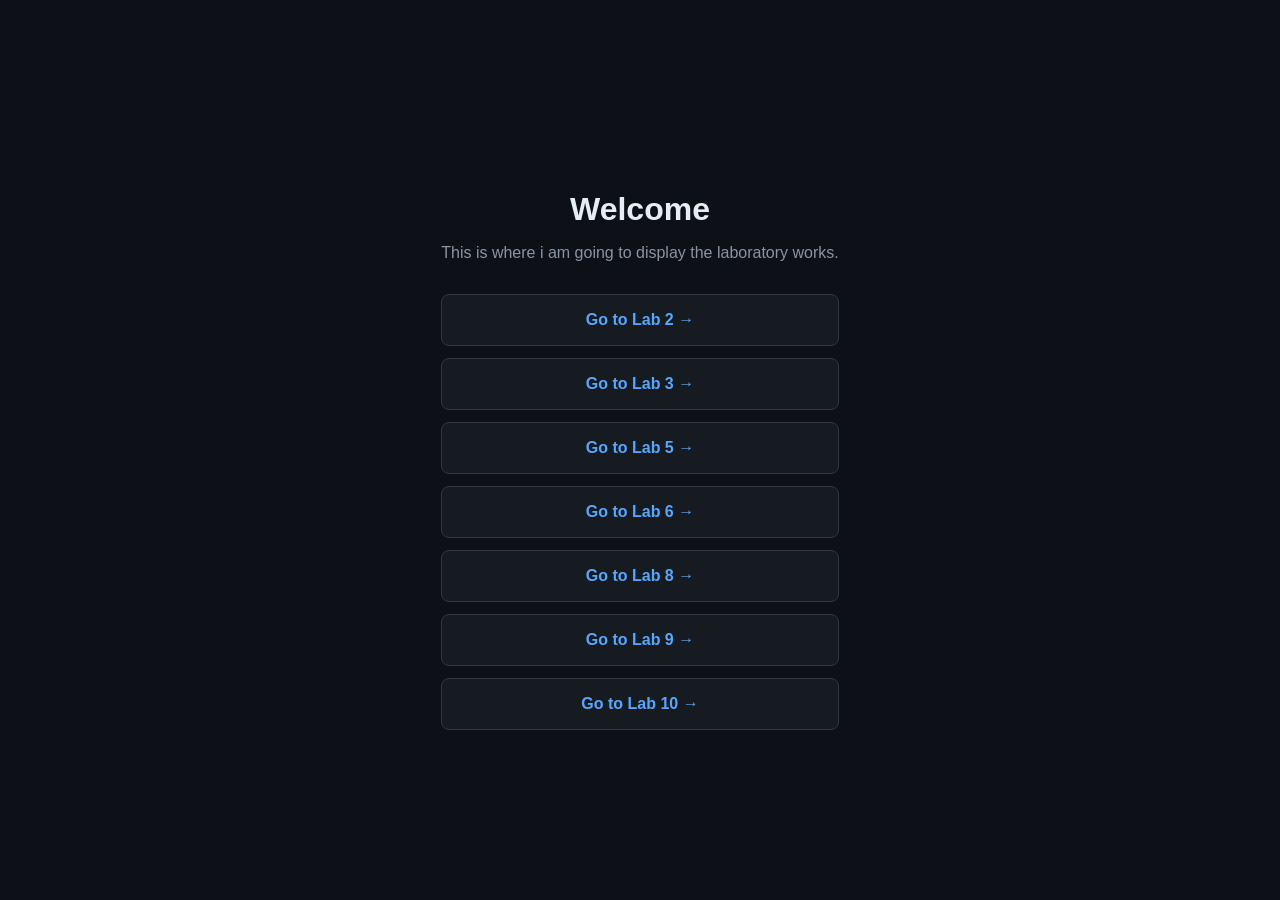
<file: index.html>
<!DOCTYPE html>
<html lang="en">
<head>
<meta charset="UTF-8">
<meta name="viewport" content="width=device-width, initial-scale=1.0">
<title>Foundation of internet technology</title>
<link rel="stylesheet" href="style.css">
</head>
<body>
  <div class="container">
    <h1>Welcome</h1>
    <p>This is where i am going to display the laboratory works.</p>
    <div class="links">
      <a class="card" href="lab2/lab2.html">Go to Lab 2 →</a>
      <a class="card" href="lab3/lab3.html">Go to Lab 3 →</a>
      <a class="card" href="lab5/lab5.html">Go to Lab 5 →</a>
      <a class="card" href="lab6/lab6.html">Go to Lab 6 →</a>
      <a class="card" href="lab8/lab8.html">Go to Lab 8 →</a>
      <a class="card" href="lab9/lab9.html">Go to Lab 9 →</a>
      <a class="card" href="lab10/index.html">Go to Lab 10 →</a>

    </div>
  </div>
</body>
</html>
</file>
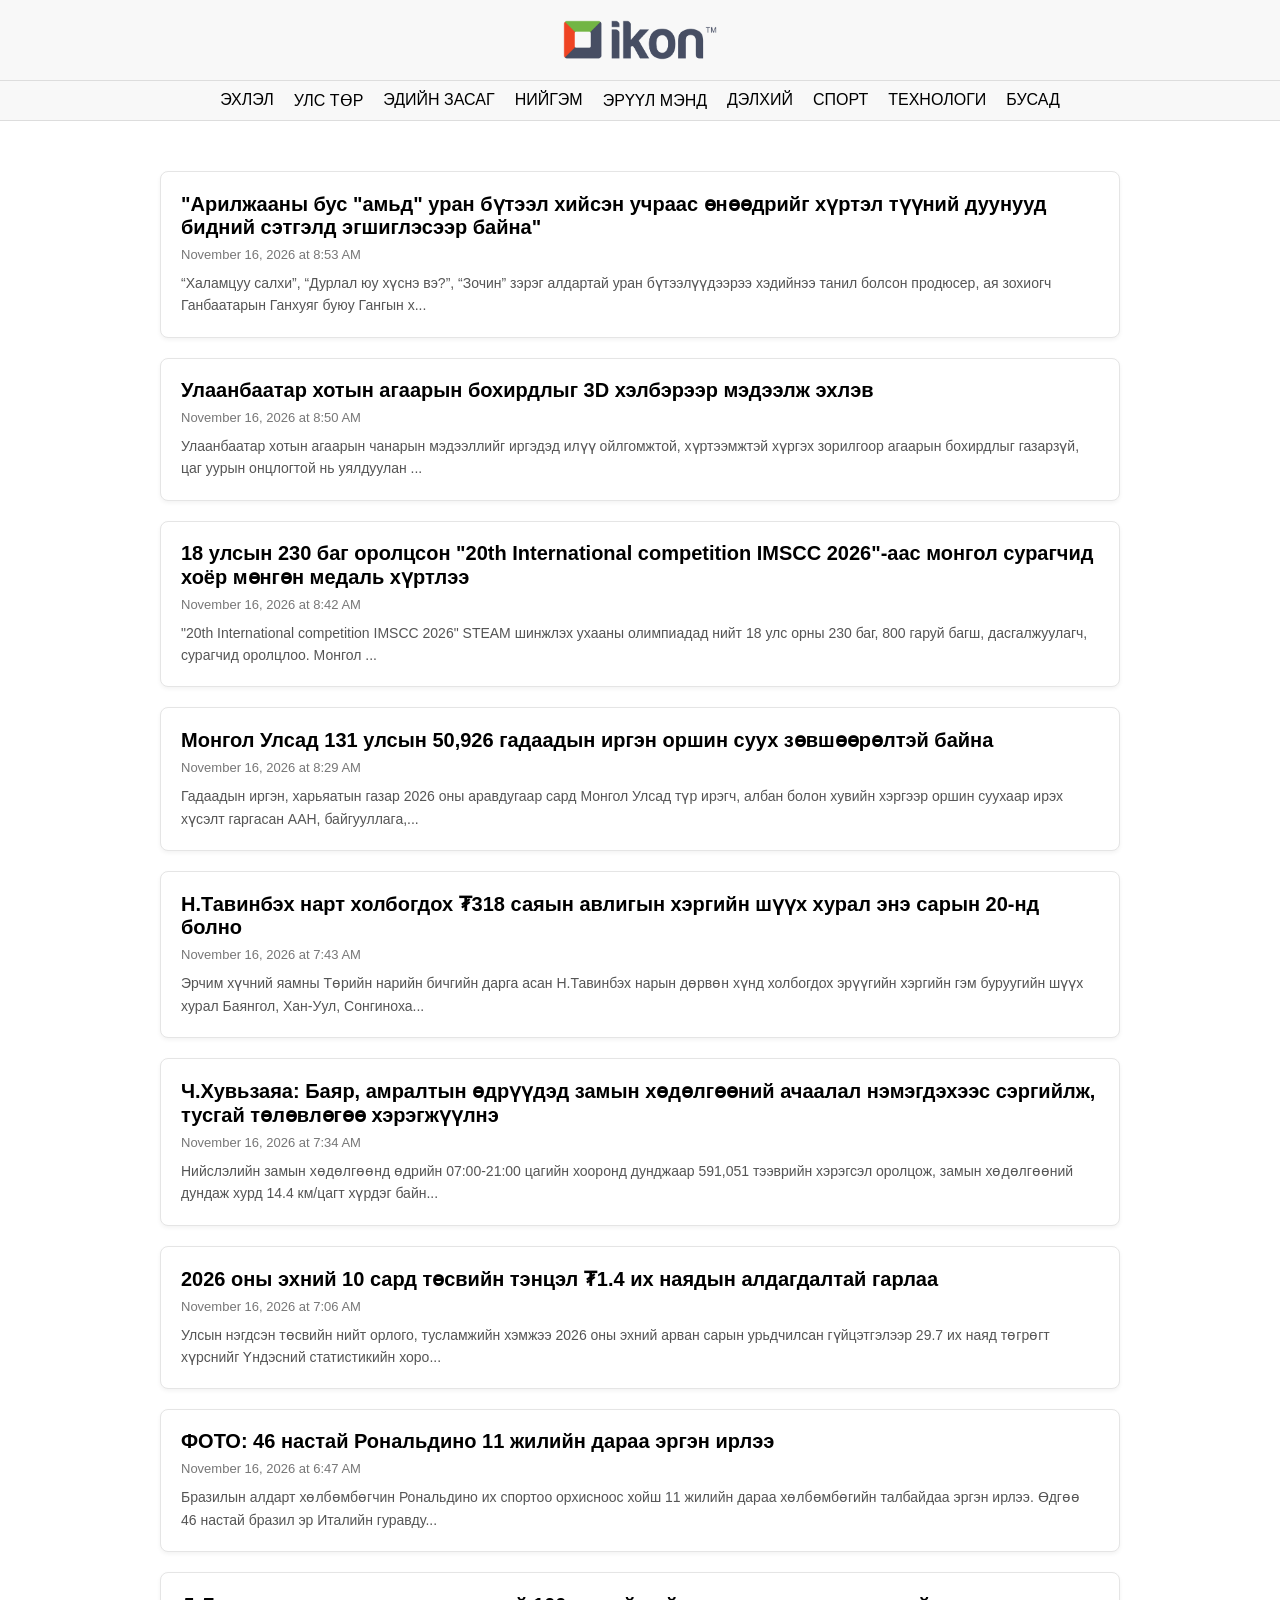
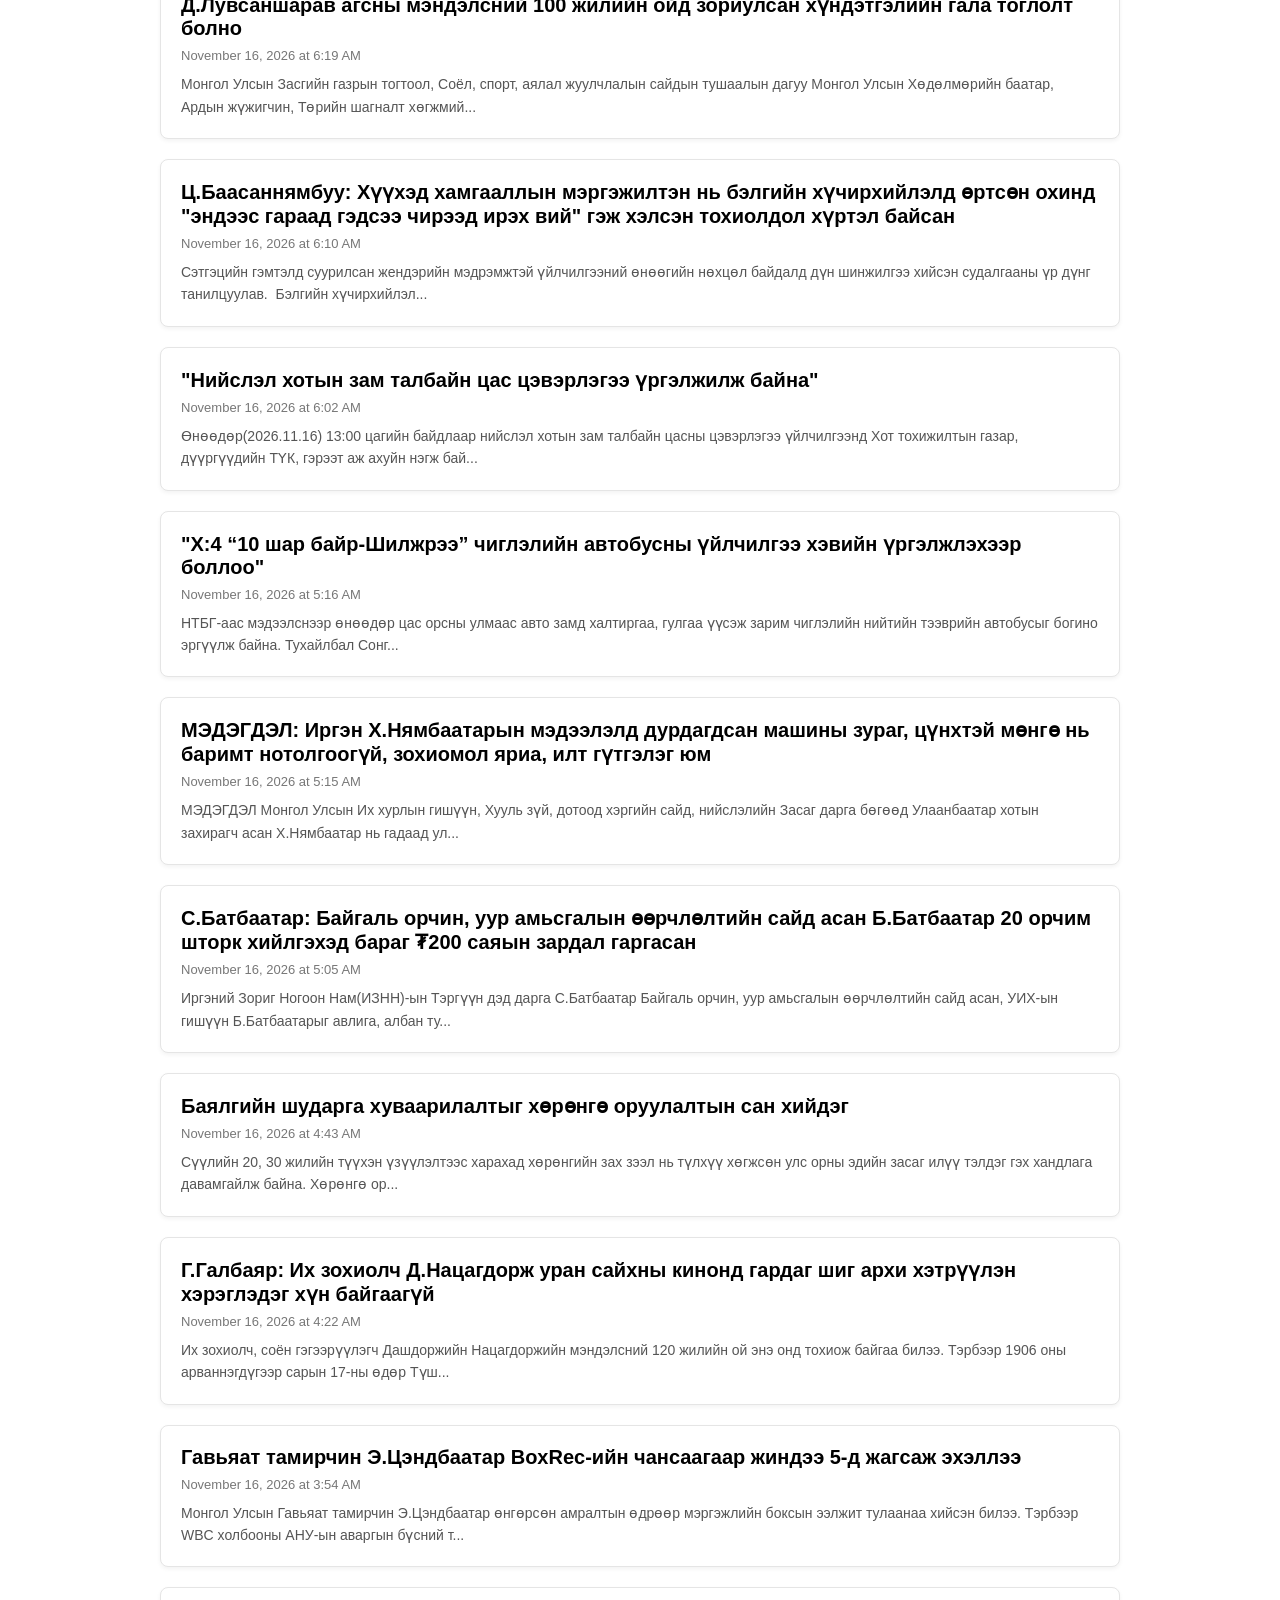
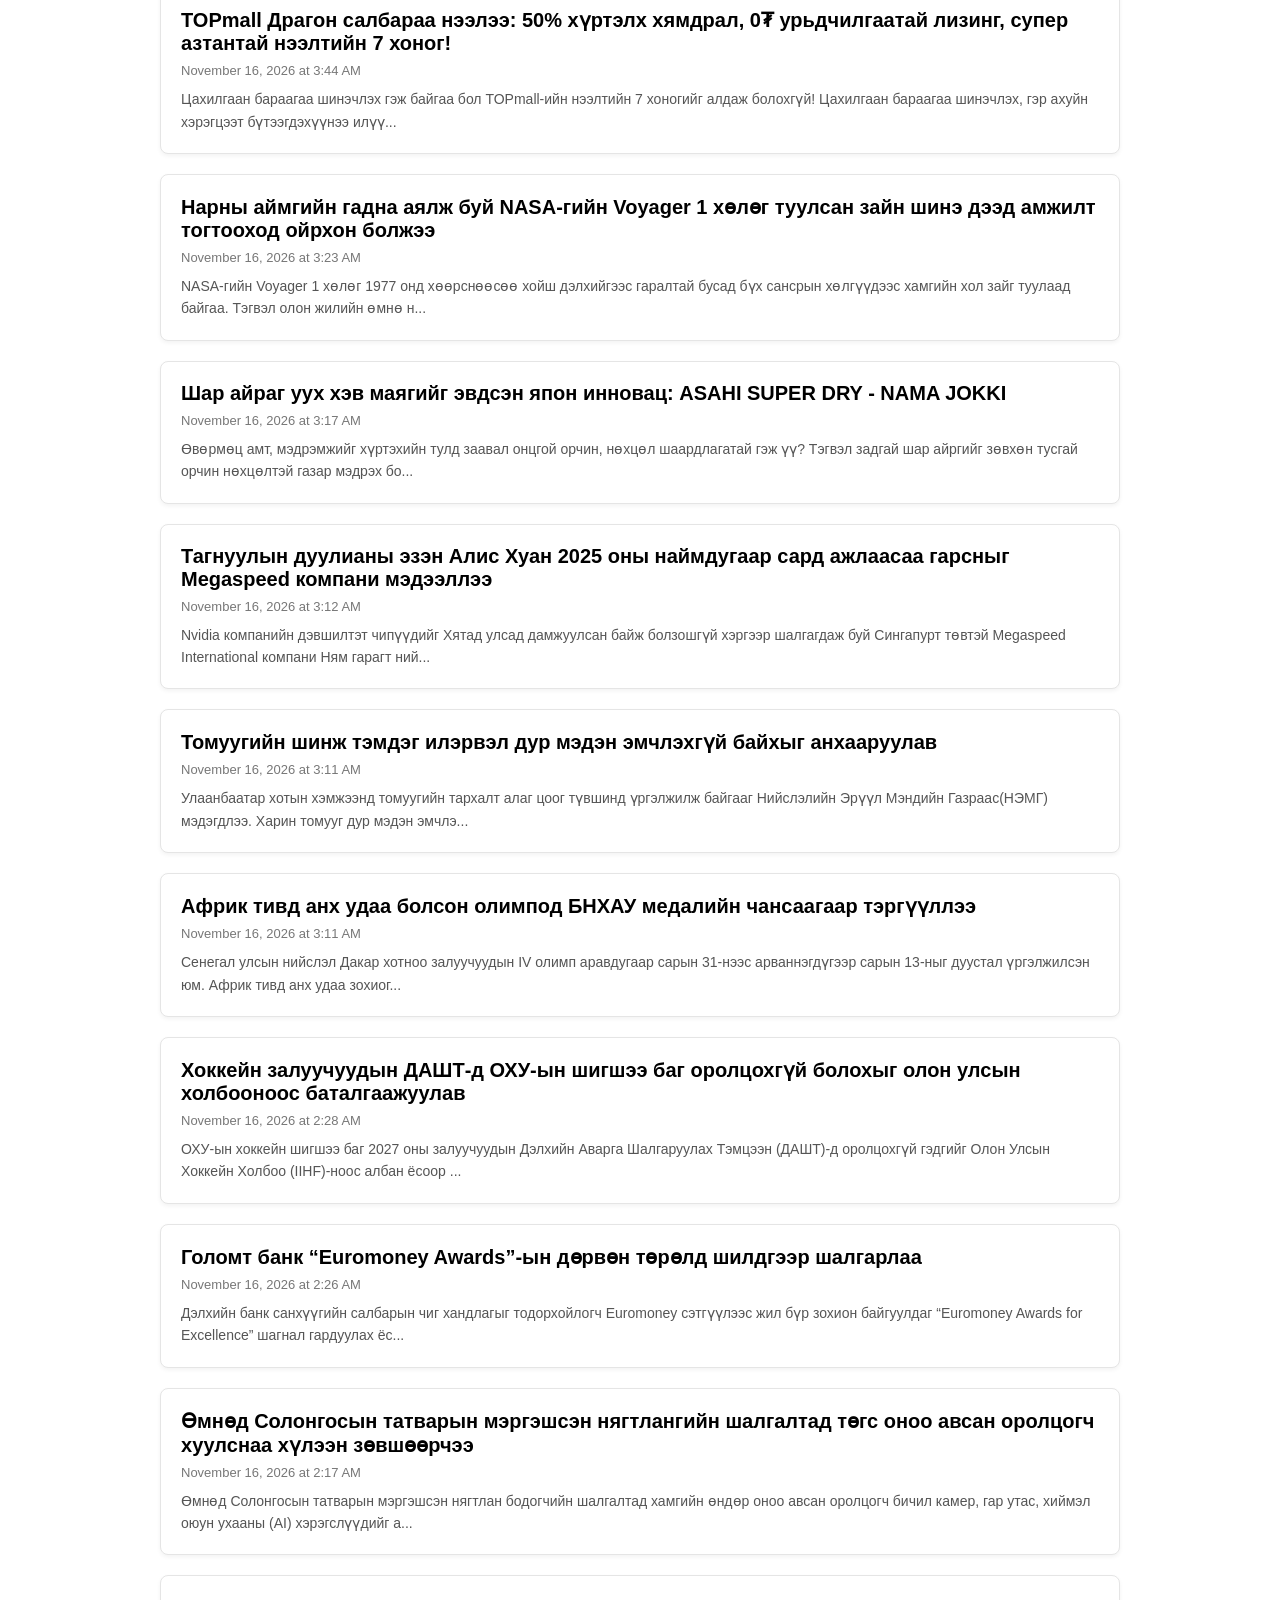
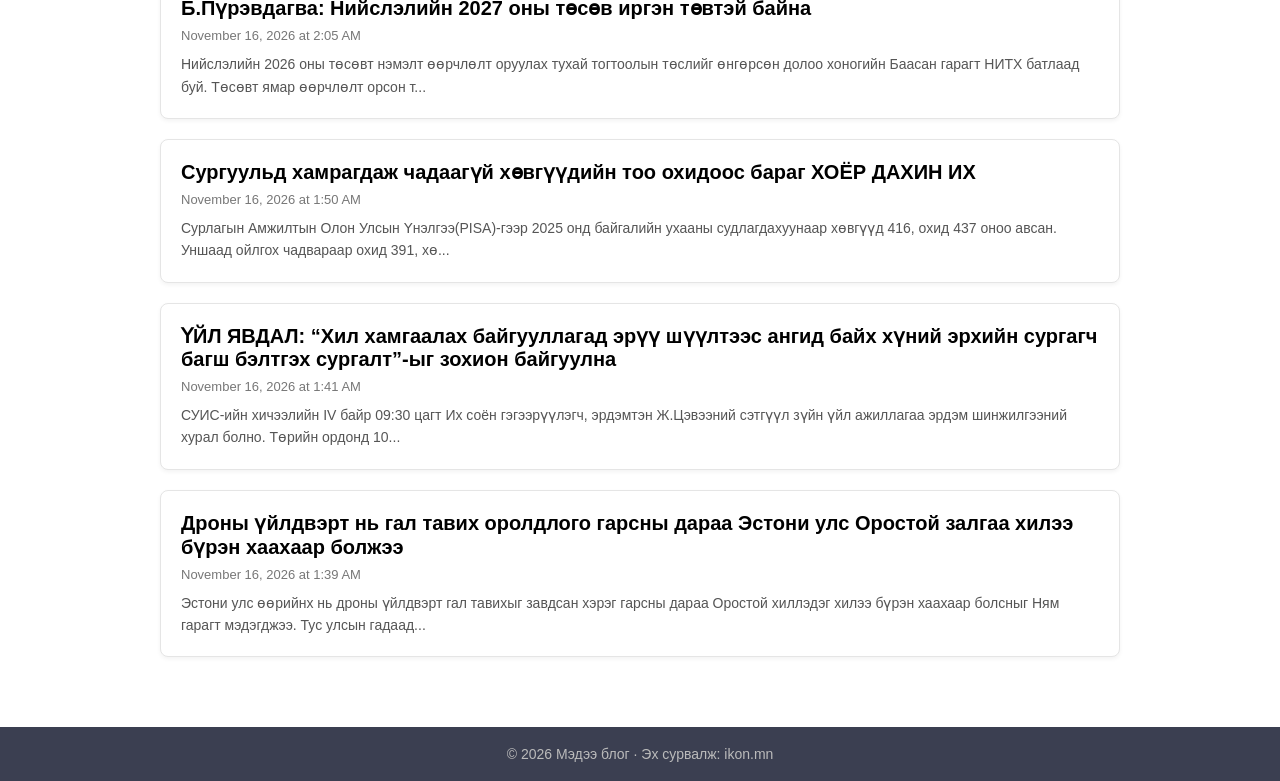
<file: lab10/index.html>
<!DOCTYPE html>
<html lang="mn">
<head>
    <meta charset="UTF-8">
    <meta name="viewport" content="width=device-width, initial-scale=1.0">
    <title>Lab 10</title>
    <link rel="stylesheet" href="style.css">
</head>
<body>
    <header>
        <a href="index.html" class="logo"><img src="logo.png" alt="ikon logo"></a>
    </header>

    <nav>
        <ul>
            <li><a href="#">ЭХЛЭЛ</a></li>
            <li><a href="#">УЛС ТӨР</a></li>
            <li><a href="#">ЭДИЙН ЗАСАГ</a></li>
            <li><a href="#">НИЙГЭМ</a></li>
            <li><a href="#">ЭРҮҮЛ МЭНД</a></li>
            <li><a href="#">ДЭЛХИЙ</a></li>
            <li><a href="#">СПОРТ</a></li>
            <li><a href="#">ТЕХНОЛОГИ</a></li>
            <li><a href="#">БУСАД</a></li>
        </ul>
    </nav>

    <main>
        <div id="news-list">
            <p class="loading">Ачаалж байна...</p>
        </div>
    </main>

    <footer>
        <p>© 2026 Мэдээ блог · Эх сурвалж: ikon.mn</p>
    </footer>

    <script src="news.js"></script>
    <script>
        loadNews(function (news) {
            var list = document.getElementById("news-list");

            if (news.length == 0) {
                list.innerHTML = "<p class='loading'>Мэдээ ачаалж чадсангүй.</p>";
                return;
            }

            var html = "";
            for (var i = 0; i < news.length; i++) {
                var text = getText(news[i].description);
                html += "<article class='news-item'>" +
                            "<a href='details.html?id=" + i + "'>" +
                                "<h2>" + news[i].title + "</h2>" +
                                "<span class='date'>" + formatDate(news[i].date) + "</span>" +
                                "<p>" + text.substring(0, 160) + "...</p>" +
                            "</a>" +
                        "</article>";
            }
            list.innerHTML = html;
        });
    </script>
</body>
</html>
</file>
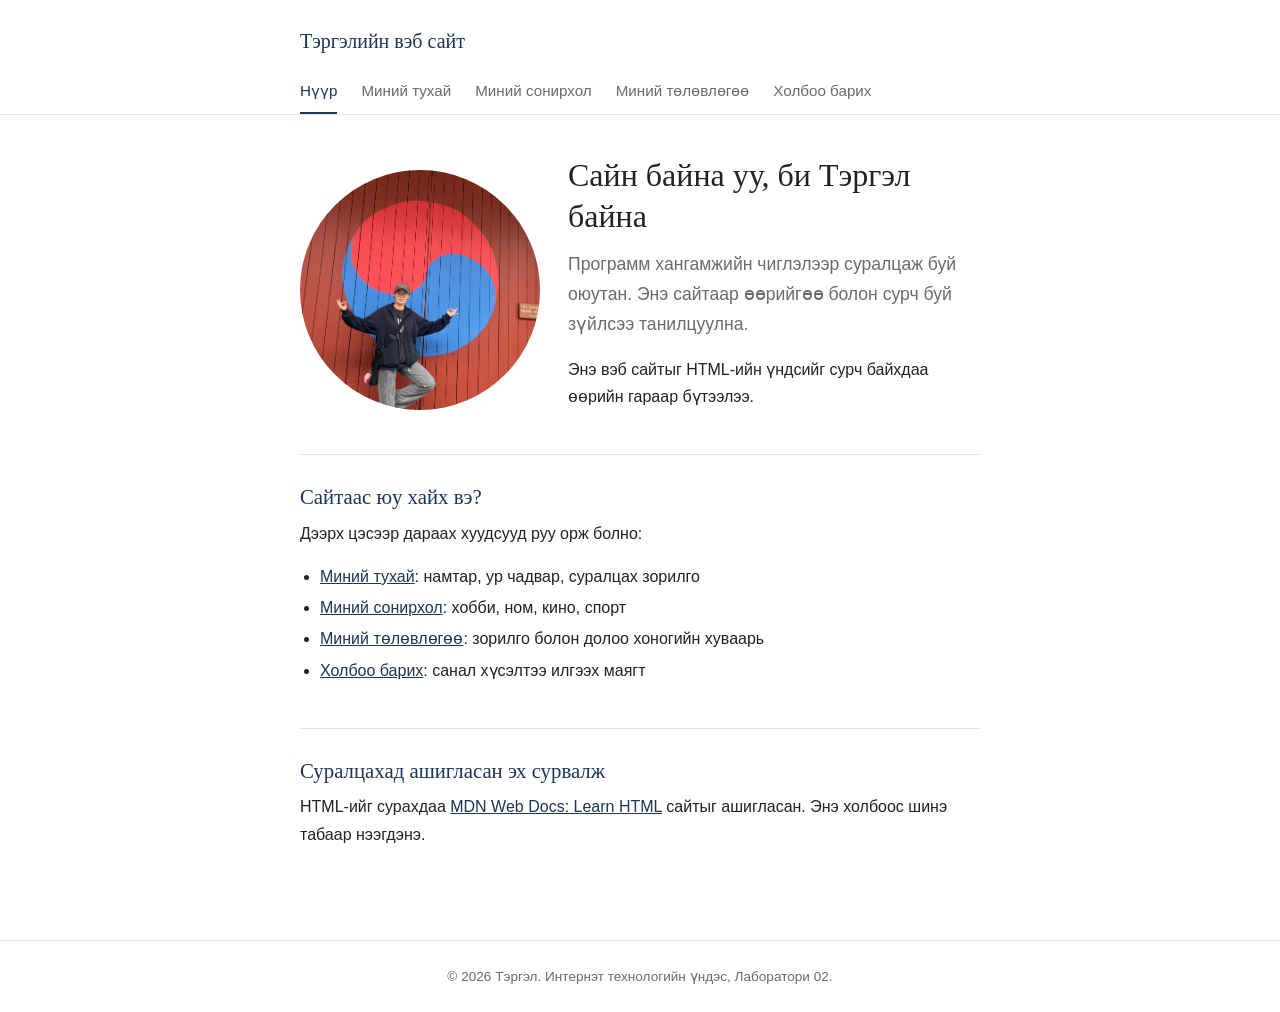
<file: lab2/index.html>
<!DOCTYPE html>
<html lang="mn">
<head>
  <meta charset="UTF-8">
  <meta name="viewport" content="width=device-width, initial-scale=1.0">
  <title>Нүүр | Тэргэлийн вэб сайт</title>
  <link rel="stylesheet" href="css/style.css">
</head>
<body>

  <header>
    <div class="header-inner">
      <p class="site-name">Тэргэлийн вэб сайт</p>
      <nav aria-label="Үндсэн цэс">
        <ul>
          <li><a href="index.html" aria-current="page">Нүүр</a></li>
          <li><a href="about.html">Миний тухай</a></li>
          <li><a href="interests.html">Миний сонирхол</a></li>
          <li><a href="plans.html">Миний төлөвлөгөө</a></li>
          <li><a href="contact.html">Холбоо барих</a></li>
        </ul>
      </nav>
    </div>
  </header>
  <main>
    <section class="intro">
      <img src="images/me1.png" alt="Тэргэл: цэнхэр дээлтэй, инээмсэглэсэн охнины зураг" width="600" height="600">
      <div>
        <h1>Сайн байна уу, би Тэргэл байна</h1>
        <p class="lead">Программ хангамжийн чиглэлээр суралцаж буй оюутан. Энэ сайтаар өөрийгөө болон сурч буй зүйлсээ танилцуулна.</p>
        <p>Энэ вэб сайтыг HTML-ийн үндсийг сурч байхдаа өөрийн гараар бүтээлээ.</p>
      </div>
    </section>

    <section>
      <h2>Сайтаас юу хайх вэ?</h2>
      <p>Дээрх цэсээр дараах хуудсууд руу орж болно:</p>
      <ul>
        <li><a href="about.html">Миний тухай</a>: намтар, ур чадвар, суралцах зорилго</li>
        <li><a href="interests.html">Миний сонирхол</a>: хобби, ном, кино, спорт</li>
        <li><a href="plans.html">Миний төлөвлөгөө</a>: зорилго болон долоо хоногийн хуваарь</li>
        <li><a href="contact.html">Холбоо барих</a>: санал хүсэлтээ илгээх маягт</li>
      </ul>
    </section>

    <section>
      <h2>Суралцахад ашигласан эх сурвалж</h2>
      <p>HTML-ийг сурахдаа
        <a href="https://developer.mozilla.org/en-US/docs/Learn/HTML" target="_blank" rel="noopener noreferrer">MDN Web Docs: Learn HTML</a>
        сайтыг ашигласан. Энэ холбоос шинэ табаар нээгдэнэ.</p>
    </section>
  </main>

  <footer>
    <p>&copy; 2026 Тэргэл. Интернэт технологийн үндэс, Лаборатори 02.</p>
  </footer>
</body>
</html>
</file>
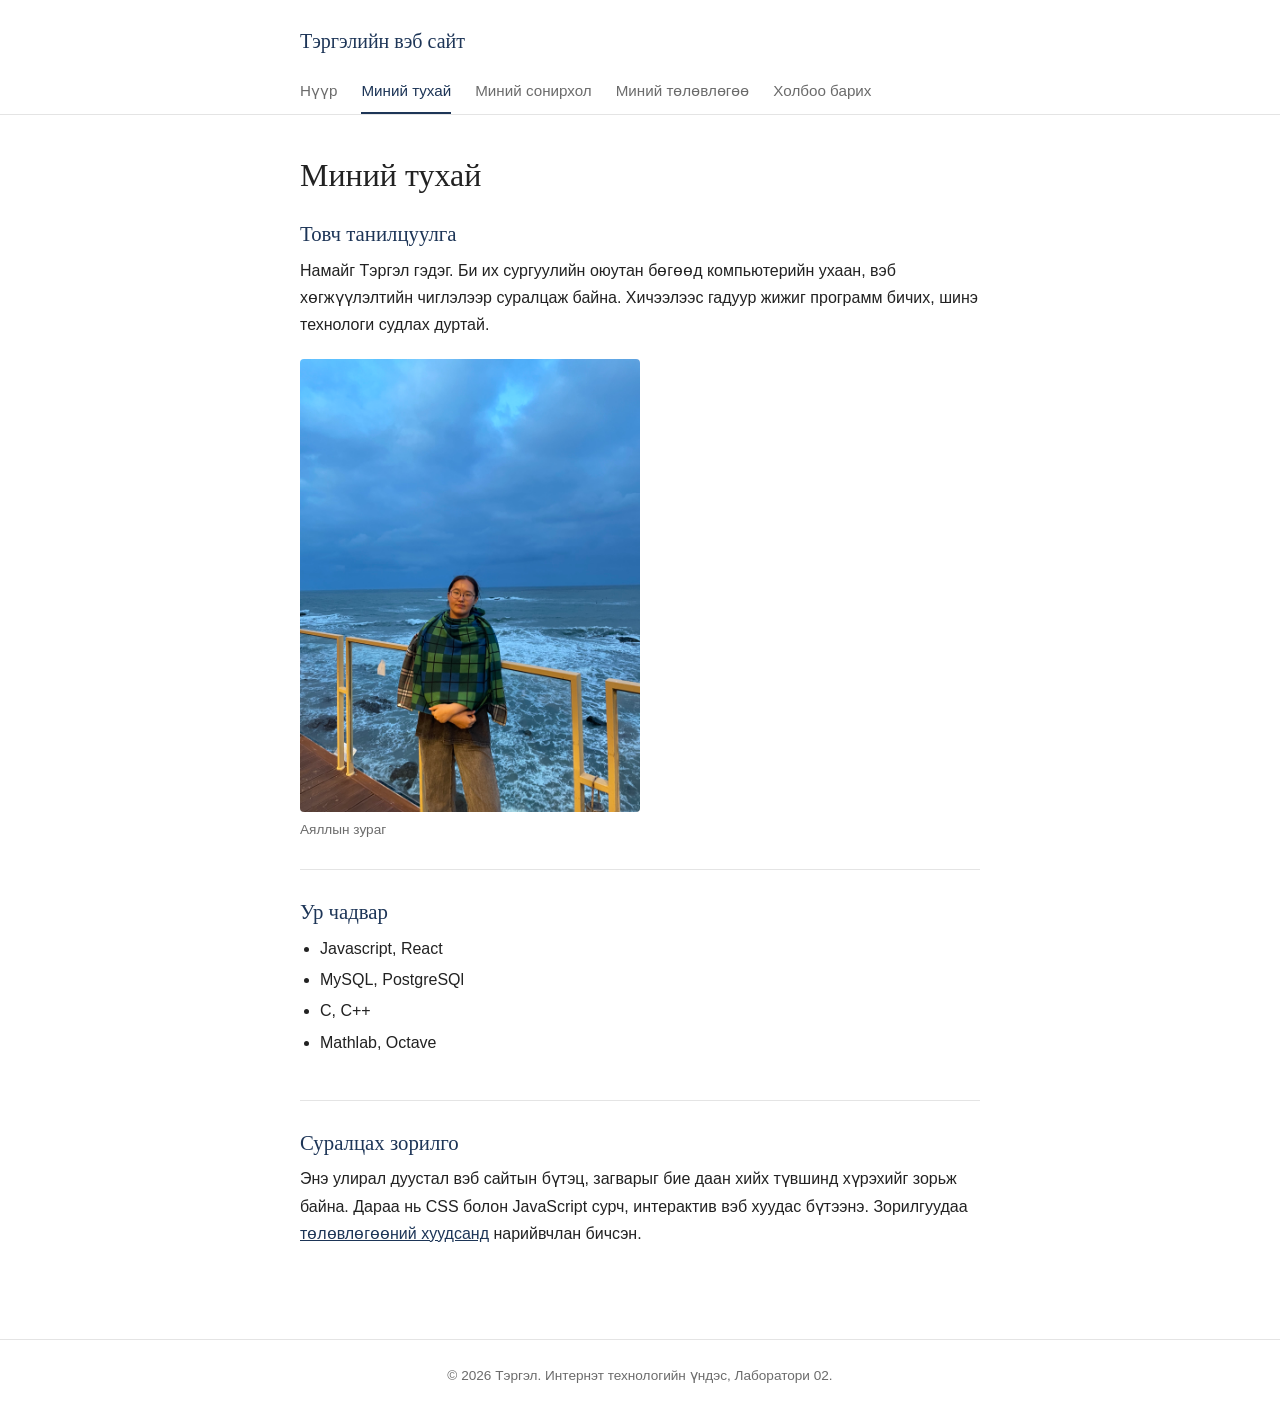
<file: about.html>
<!DOCTYPE html>
<html lang="mn">
<head>
  <meta charset="UTF-8">
  <meta name="viewport" content="width=device-width, initial-scale=1.0">
  <title>Миний тухай | Тэргэлийн вэб сайт</title>
  <link rel="stylesheet" href="css/style.css">
</head>
<body>

  <header>
    <div class="header-inner">
      <p class="site-name">Тэргэлийн вэб сайт</p>
      <nav aria-label="Үндсэн цэс">
        <ul>
          <li><a href="index.html">Нүүр</a></li>
          <li><a href="about.html" aria-current="page">Миний тухай</a></li>
          <li><a href="interests.html">Миний сонирхол</a></li>
          <li><a href="plans.html">Миний төлөвлөгөө</a></li>
          <li><a href="contact.html">Холбоо барих</a></li>
        </ul>
      </nav>
    </div>
  </header>

  <main>
    <h1>Миний тухай</h1>

    <section>
      <h2>Товч танилцуулга</h2>
      <p>Намайг Тэргэл гэдэг. Би их сургуулийн оюутан бөгөөд компьютерийн ухаан, вэб хөгжүүлэлтийн чиглэлээр суралцаж байна. Хичээлээс гадуур жижиг программ бичих, шинэ технологи судлах дуртай.</p>
      <figure>
        <img src="images/me2.jpg" alt="Дэлгэц дээр код харагдаж буй компьютер, ургамал, аяга бүхий ширээний зураг" width="800" height="520">
        <figcaption>Аяллын зураг</figcaption>
      </figure>
    </section>

    <section>
      <h2>Ур чадвар</h2>
      <ul>
        <li>Javascript, React</li>
        <li>MySQL, PostgreSQl</li>
        <li>C, C++</li>
        <li>Mathlab, Octave</li>
      </ul>
    </section>

    <section>
      <h2>Суралцах зорилго</h2>
      <p>Энэ улирал дуустал вэб сайтын бүтэц, загварыг бие даан хийх түвшинд хүрэхийг зорьж байна. Дараа нь CSS болон JavaScript сурч, интерактив вэб хуудас бүтээнэ. Зорилгуудаа <a href="plans.html">төлөвлөгөөний хуудсанд</a> нарийвчлан бичсэн.</p>
    </section>
  </main>

  <footer>
    <p>&copy; 2026 Тэргэл. Интернэт технологийн үндэс, Лаборатори 02.</p>
  </footer>

</body>
</html>
</file>
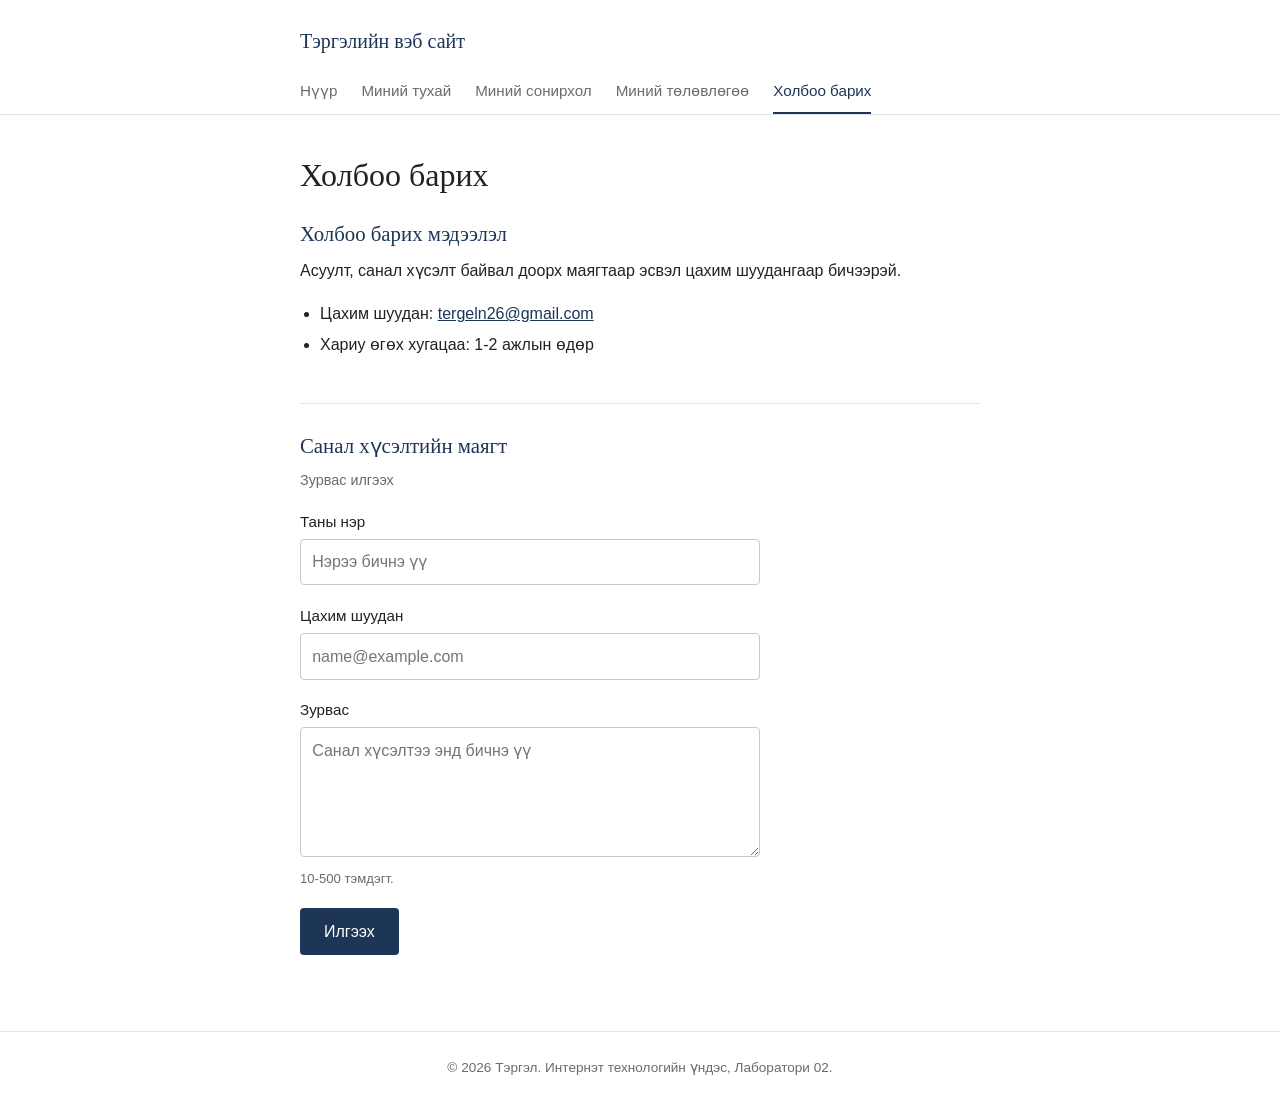
<file: contact.html>
<!DOCTYPE html>
<html lang="mn">
<head>
  <meta charset="UTF-8">
  <meta name="viewport" content="width=device-width, initial-scale=1.0">
  <title>Холбоо барих | Тэргэлийн вэб сайт</title>
  <link rel="stylesheet" href="css/style.css">
</head>
<body>

  <header>
    <div class="header-inner">
      <p class="site-name">Тэргэлийн вэб сайт</p>
      <nav aria-label="Үндсэн цэс">
        <ul>
          <li><a href="index.html">Нүүр</a></li>
          <li><a href="about.html">Миний тухай</a></li>
          <li><a href="interests.html">Миний сонирхол</a></li>
          <li><a href="plans.html">Миний төлөвлөгөө</a></li>
          <li><a href="contact.html" aria-current="page">Холбоо барих</a></li>
        </ul>
      </nav>
    </div>
  </header>

  <main>
    <h1>Холбоо барих</h1>

    <section>
      <h2>Холбоо барих мэдээлэл</h2>
      <p>Асуулт, санал хүсэлт байвал доорх маягтаар эсвэл цахим шуудангаар бичээрэй.</p>
      <ul>
        <li>Цахим шуудан: <a href="mailto:example@example.com">tergeln26@gmail.com</a></li>
        <li>Хариу өгөх хугацаа: 1-2 ажлын өдөр</li>
      </ul>
    </section>

    <section>
      <h2>Санал хүсэлтийн маягт</h2>
      <form action="#" method="post">
        <fieldset>
          <legend>Зурвас илгээх</legend>

          <div class="field">
            <label for="name">Таны нэр</label>
            <input type="text" id="name" name="name" placeholder="Нэрээ бичнэ үү" autocomplete="name" required>
          </div>

          <div class="field">
            <label for="email">Цахим шуудан</label>
            <input type="email" id="email" name="email" placeholder="name@example.com" autocomplete="email" required>
          </div>

          <div class="field">
            <label for="message">Зурвас</label>
            <textarea id="message" name="message" placeholder="Санал хүсэлтээ энд бичнэ үү" minlength="10" maxlength="500" required></textarea>
            <p class="hint">10-500 тэмдэгт.</p>
          </div>

          <button type="submit">Илгээх</button>
        </fieldset>
      </form>
    </section>
  </main>

  <footer>
    <p>&copy; 2026 Тэргэл. Интернэт технологийн үндэс, Лаборатори 02.</p>
  </footer>

</body>
</html>
</file>
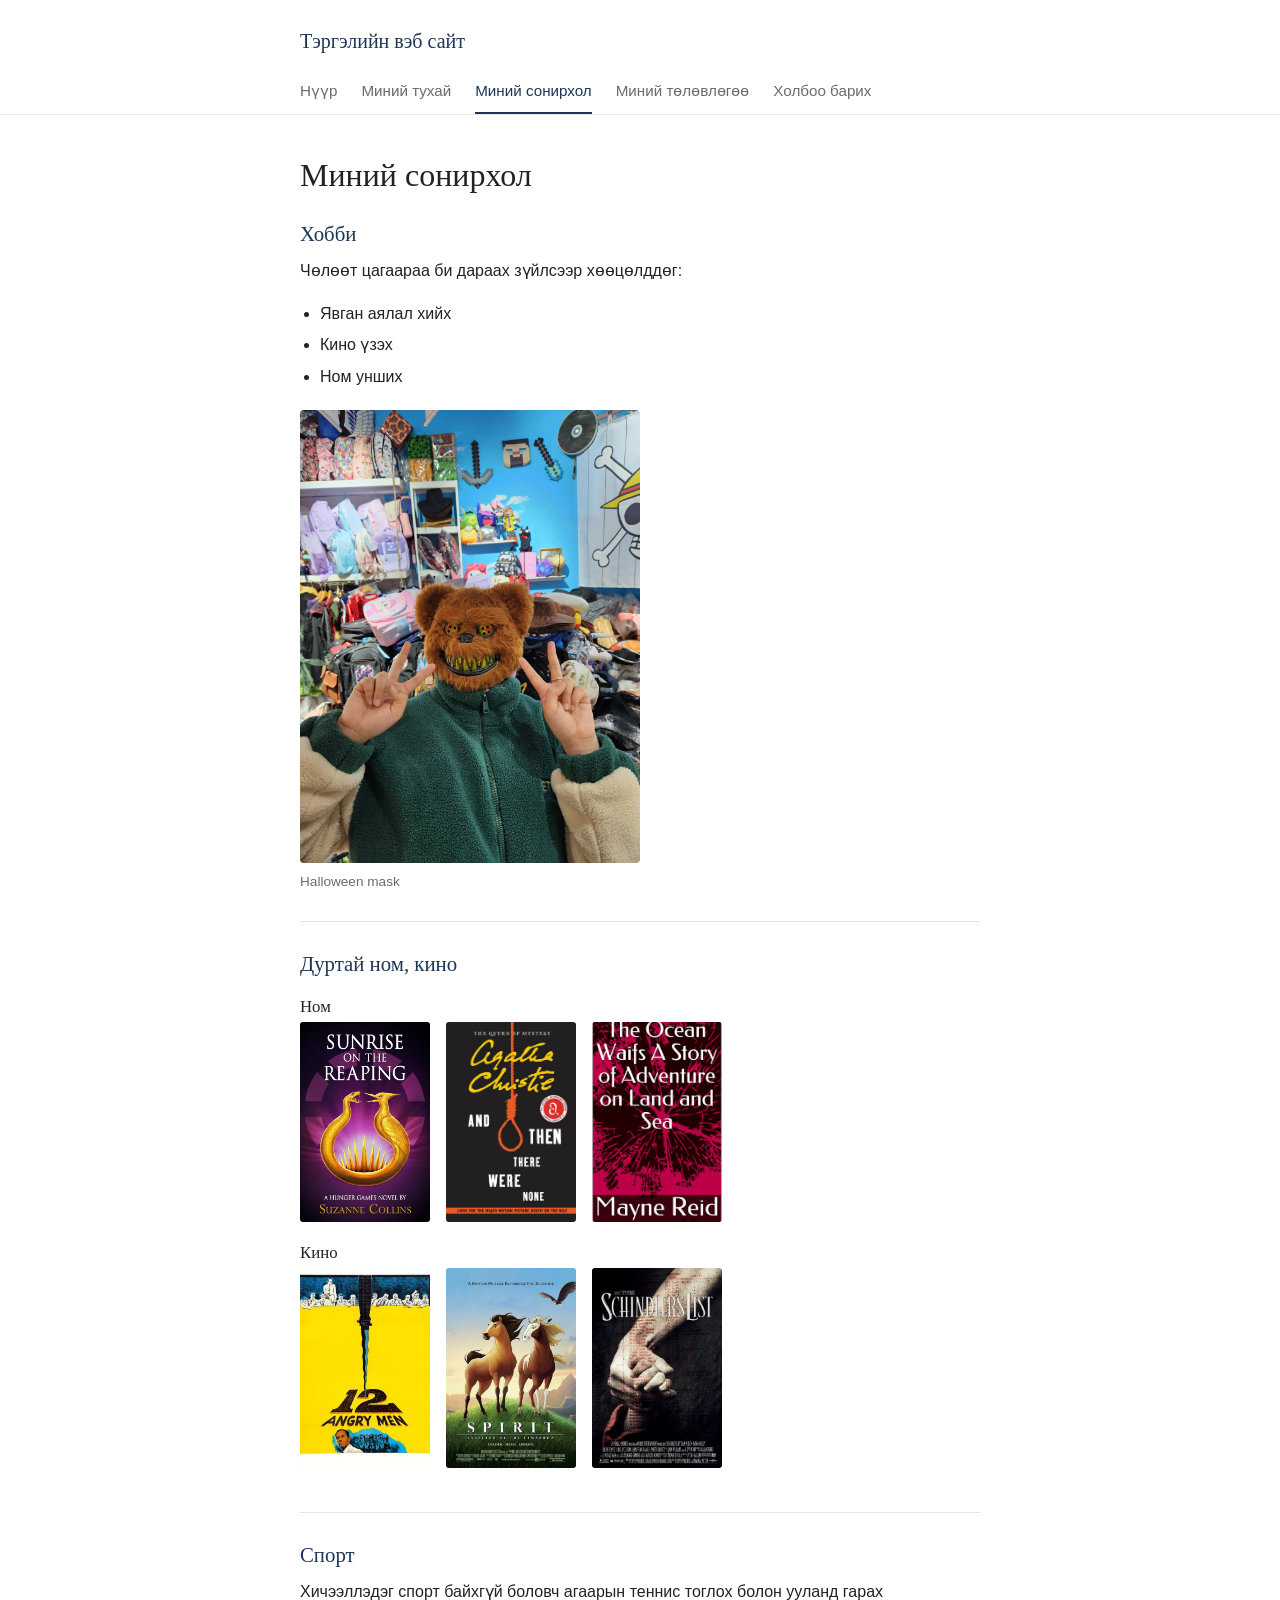
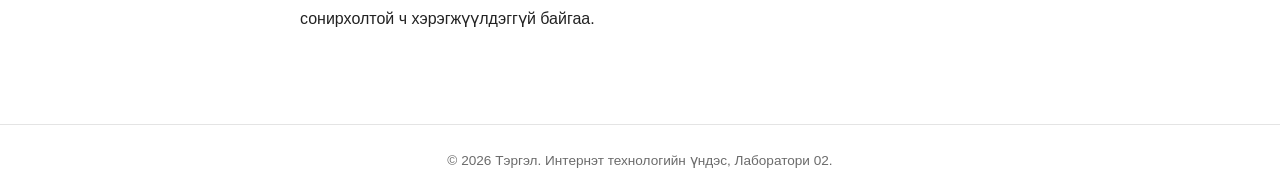
<file: interests.html>
<!DOCTYPE html>
<html lang="mn">
<head>
  <meta charset="UTF-8">
  <meta name="viewport" content="width=device-width, initial-scale=1.0">
  <title>Миний сонирхол | Тэргэлийн вэб сайт</title>
  <link rel="stylesheet" href="css/style.css">
</head>
<body>

  <header>
    <div class="header-inner">
      <p class="site-name">Тэргэлийн вэб сайт</p>
      <nav aria-label="Үндсэн цэс">
        <ul>
          <li><a href="index.html">Нүүр</a></li>
          <li><a href="about.html">Миний тухай</a></li>
          <li><a href="interests.html" aria-current="page">Миний сонирхол</a></li>
          <li><a href="plans.html">Миний төлөвлөгөө</a></li>
          <li><a href="contact.html">Холбоо барих</a></li>
        </ul>
      </nav>
    </div>
  </header>

  <main>
    <h1>Миний сонирхол</h1>
    <section>
      <h2>Хобби</h2>
      <p>Чөлөөт цагаараа би дараах зүйлсээр хөөцөлддөг:</p>
      <ul>
        <li>Явган аялал хийх</li>
        <li>Кино үзэх</li>
        <li>Ном унших</li>
      </ul>
      <figure>
        <img src="images/me3.jpg" alt="Halloween" width="800" height="520">
        <figcaption>Halloween mask</figcaption>
      </figure>
    </section>

    <section>
      <h2>Дуртай ном, кино</h2>
 
      <h3>Ном</h3>
      <ul class="media-list">
        <li><img src="images/book1.jpg" alt="Sunrise on the Reaping номын хавтас" title="Sunrise on the Reaping"></li>
        <li><img src="images/book2.jpg" alt="And Then There Were None номын хавтас" title="And Then There Were None"></li>
        <li><img src="images/book3.jpg" alt="Story of Adventure on Land and Sea номын хавтас" title="Story of Adventure on Land and Sea"></li>
      </ul>
 
      <h3>Кино</h3>
      <ul class="media-list">
        <li><img src="images/movie1.jpg" alt="12 Angry Men киноны постер" title="12 Angry Men"></li>
        <li><img src="images/movie2.jpg" alt="Spirit: Stallion of the Cimarron киноны постер" title="Spirit: Stallion of the Cimarron"></li>
        <li><img src="images/movie3.jpg" alt="Schindler's List киноны постер" title="Schindler's List"></li>
      </ul>
    </section>

    <section>
      <h2>Спорт</h2>
      <p>Хичээллэдэг спорт байхгүй боловч агаарын теннис тоглох болон ууланд
         гарах сонирхолтой ч хэрэгжүүлдэггүй байгаа.</p>
    </section>
  </main>

  <footer>
    <p>&copy; 2026 Тэргэл. Интернэт технологийн үндэс, Лаборатори 02.</p>
  </footer>

</body>
</html>
</file>
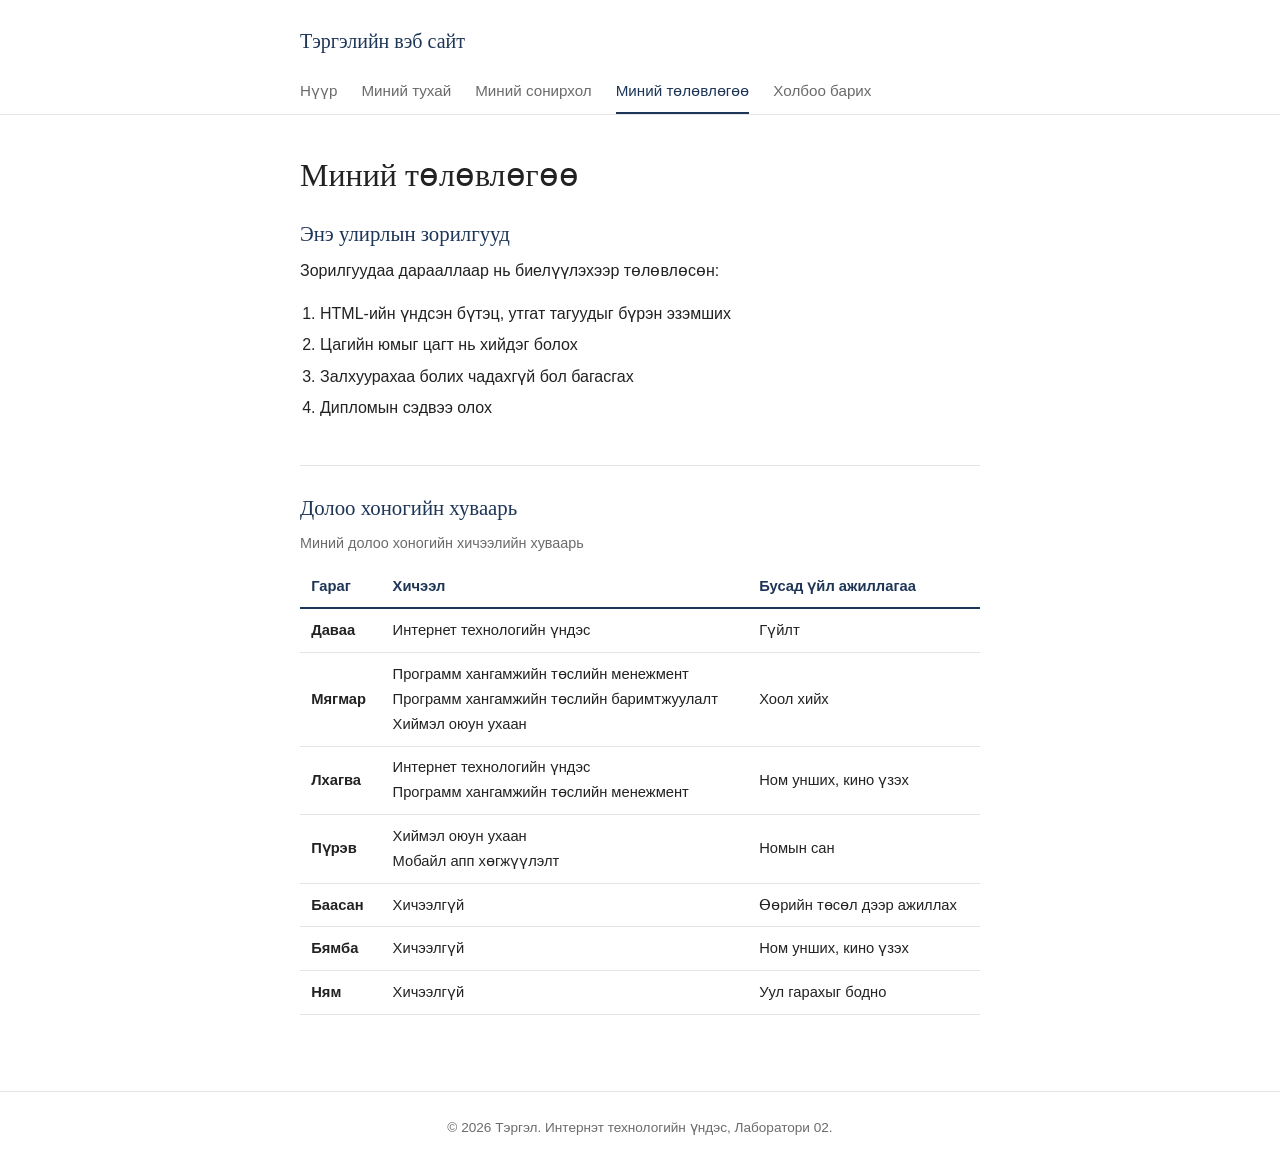
<file: plans.html>
<!DOCTYPE html>
<html lang="mn">
<head>
  <meta charset="UTF-8">
  <meta name="viewport" content="width=device-width, initial-scale=1.0">
  <title>Миний төлөвлөгөө | Тэргэлийн вэб сайт</title>
  <link rel="stylesheet" href="css/style.css">
</head>
<body>

  <header>
    <div class="header-inner">
      <p class="site-name">Тэргэлийн вэб сайт</p>
      <nav aria-label="Үндсэн цэс">
        <ul>
          <li><a href="index.html">Нүүр</a></li>
          <li><a href="about.html">Миний тухай</a></li>
          <li><a href="interests.html">Миний сонирхол</a></li>
          <li><a href="plans.html" aria-current="page">Миний төлөвлөгөө</a></li>
          <li><a href="contact.html">Холбоо барих</a></li>
        </ul>
      </nav>
    </div>
  </header>

  <main>
    <h1>Миний төлөвлөгөө</h1>

    <section>
      <h2>Энэ улирлын зорилгууд</h2>
      <p>Зорилгуудаа дарааллаар нь биелүүлэхээр төлөвлөсөн:</p>
      <ol>
        <li>HTML-ийн үндсэн бүтэц, утгат тагуудыг бүрэн эзэмших</li>
        <li>Цагийн юмыг цагт нь хийдэг болох</li>
        <li>Залхуурахаа болих чадахгүй бол багасгах</li>
        <li>Дипломын сэдвээ олох</li>
      </ol>
    </section>

    <section>
      <h2>Долоо хоногийн хуваарь</h2>
      <div class="table-wrap">
<table>
          <caption>Миний долоо хоногийн хичээлийн хуваарь</caption>
          <thead>
            <tr>
              <th scope="col">Гараг</th>
              <th scope="col">Хичээл</th>
              <th scope="col">Бусад үйл ажиллагаа</th>
            </tr>
          </thead>
          <tbody>
            <tr>
              <th scope="row">Даваа</th>
              <td>Интернет технологийн үндэс</td>
              <td>Гүйлт</td>
            </tr>
            <tr>
              <th scope="row">Мягмар</th>
              <td>
                Программ хангамжийн төслийн менежмент<br>
                Программ хангамжийн төслийн баримтжуулалт<br>
                Хиймэл оюун ухаан
              </td>
              <td>Хоол хийх</td>
            </tr>
            <tr>
              <th scope="row">Лхагва</th>
              <td>
                Интернет технологийн үндэс<br>
                Программ хангамжийн төслийн менежмент
              </td>
              <td>Ном унших, кино үзэх</td>
            </tr>
            <tr>
              <th scope="row">Пүрэв</th>
              <td>
                Хиймэл оюун ухаан<br>
                Мобайл апп хөгжүүлэлт
              </td>
              <td>Номын сан</td>
            </tr>
            <tr>
              <th scope="row">Баасан</th>
              <td>Хичээлгүй</td>
              <td>Өөрийн төсөл дээр ажиллах</td>
            </tr>
            <tr>
              <th scope="row">Бямба</th>
              <td>Хичээлгүй</td>
              <td>Ном унших, кино үзэх</td>
            </tr>
            <tr>
              <th scope="row">Ням</th>
              <td>Хичээлгүй</td>
              <td>Уул гарахыг бодно</td>
            </tr>
          </tbody>
        </table>
      </div>
    </section>
  </main>

  <footer>
    <p>&copy; 2026 Тэргэл. Интернэт технологийн үндэс, Лаборатори 02.</p>
  </footer>

</body>
</html>
</file>
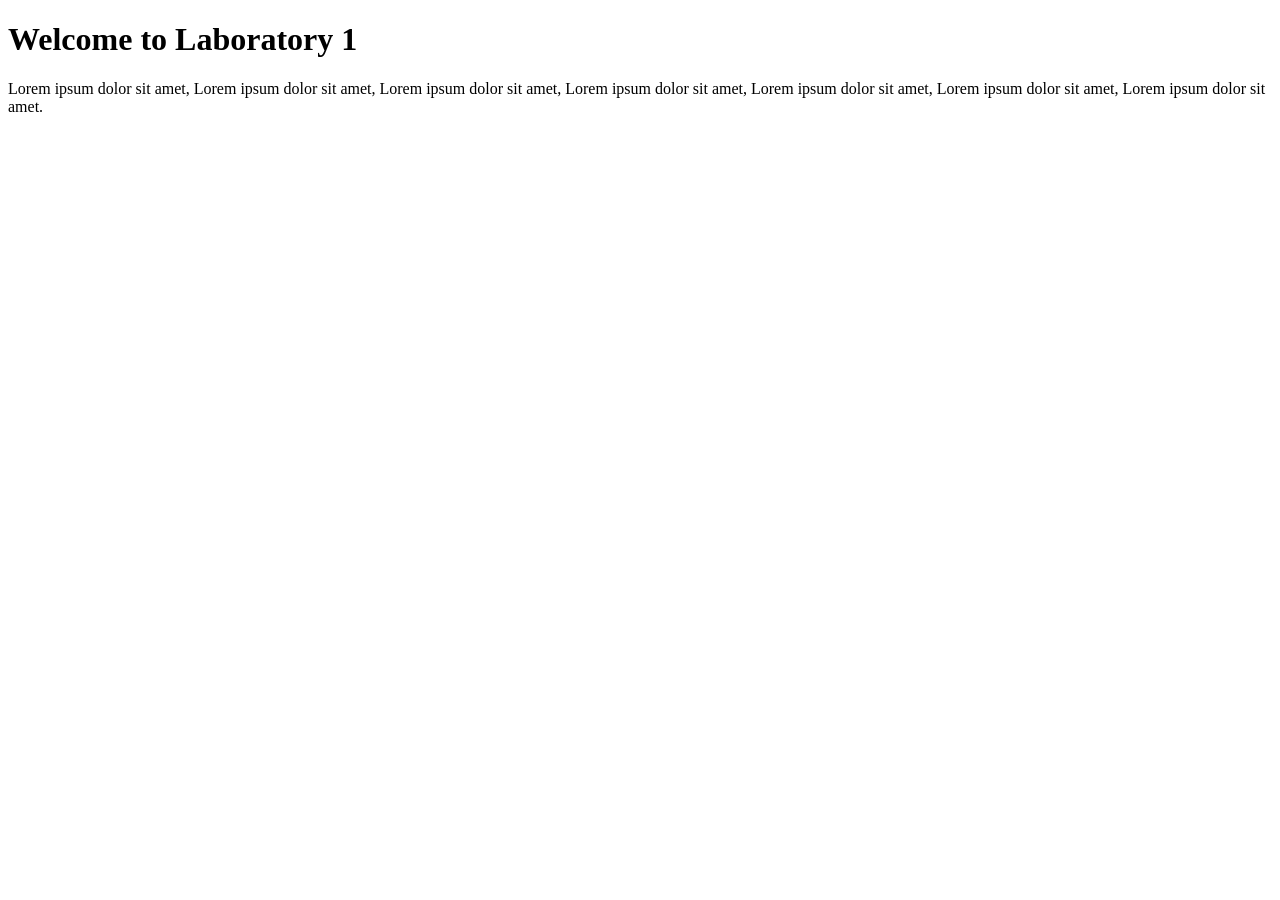
<file: website.html>
<!DOCTYPE html>
<html>
<head>
	<title> Welcome to  Internet Technology Fundamentals</title>
</head>
<body>
	<h1>Welcome to Laboratory 1</h1>
	<p>Lorem ipsum dolor sit amet, Lorem ipsum dolor sit amet, Lorem ipsum dolor sit amet, Lorem 
 	  ipsum dolor sit amet, Lorem ipsum dolor sit amet, Lorem ipsum dolor sit amet, Lorem ipsum  
                dolor sit amet. </p>
</body>

</html>
</file>
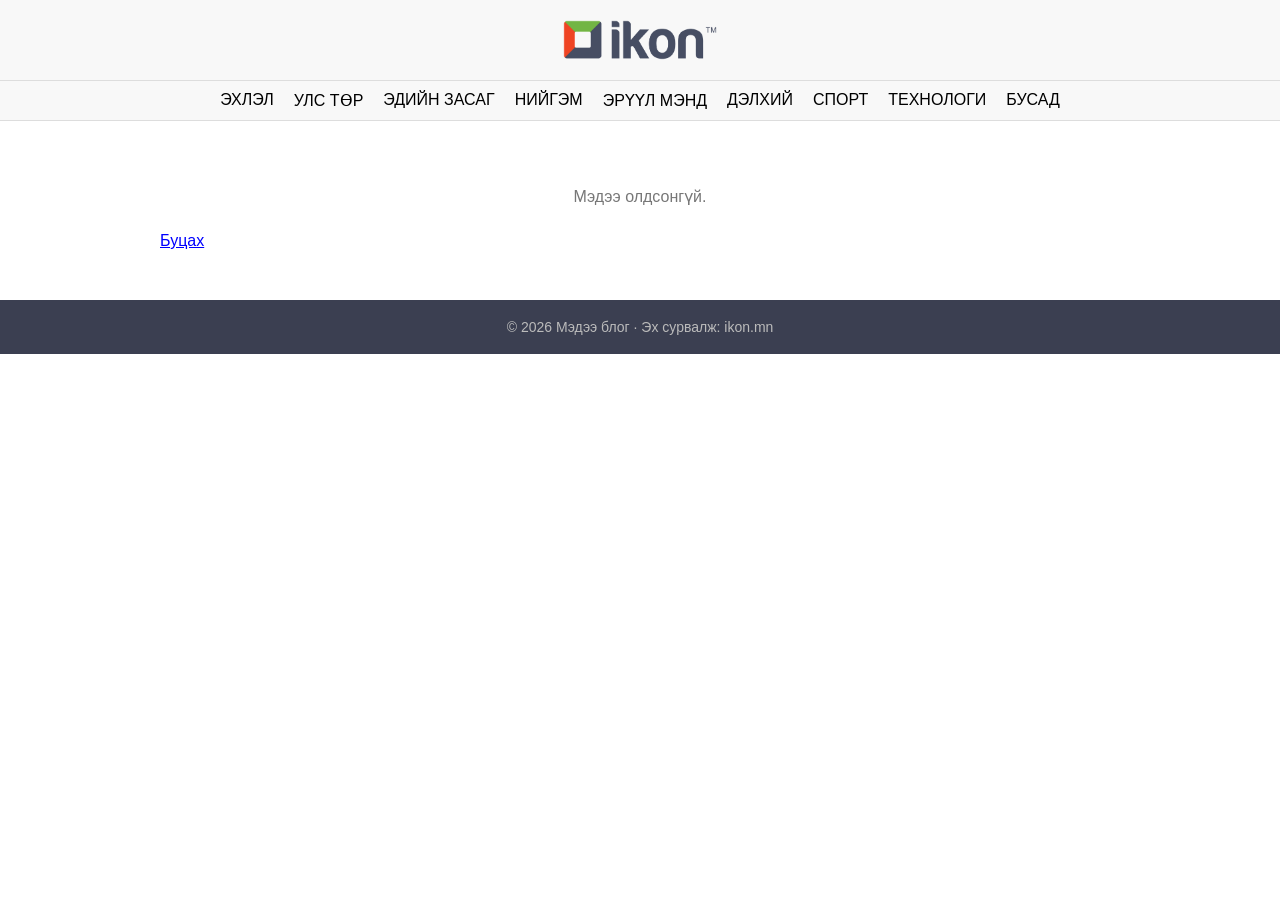
<file: lab10/details.html>
<!DOCTYPE html>
<html lang="mn">
<head>
    <meta charset="UTF-8">
    <meta name="viewport" content="width=device-width, initial-scale=1.0">
    <title>Мэдээний дэлгэрэнгүй</title>
    <link rel="stylesheet" href="style.css">
</head>
<body>
    <header>
        <a href="index.html" class="logo"><img src="logo.png" alt="ikon logo"></a>
    </header>

    <nav>
        <ul>
            <li><a href="#">ЭХЛЭЛ</a></li>
            <li><a href="#">УЛС ТӨР</a></li>
            <li><a href="#">ЭДИЙН ЗАСАГ</a></li>
            <li><a href="#">НИЙГЭМ</a></li>
            <li><a href="#">ЭРҮҮЛ МЭНД</a></li>
            <li><a href="#">ДЭЛХИЙ</a></li>
            <li><a href="#">СПОРТ</a></li>
            <li><a href="#">ТЕХНОЛОГИ</a></li>
            <li><a href="#">БУСАД</a></li>
        </ul>
    </nav>

    <main>
        <article id="details">
            <p class="loading">Ачаалж байна...</p>
        </article>
        <a href="index.html" class="back">Буцах</a>
    </main>

    <footer>
        <p>© 2026 Мэдээ блог · Эх сурвалж: ikon.mn</p>
    </footer>

    <script src="news.js"></script>
    <script>
        // details.html?id=3 -> 3
        var id = new URLSearchParams(window.location.search).get("id");

        loadNews(function (news) {
            var box = document.getElementById("details");
            var item = news[id];

            if (!item) {
                box.innerHTML = "<p class='loading'>Мэдээ олдсонгүй.</p>";
                return;
            }

            document.title = item.title;

            // Агуулгыг оруулаад script-ийг хасаж, зургийг харагддаг болгоно
            var content = document.createElement("div");
            content.className = "content";
            content.innerHTML = item.description;
            content.querySelectorAll("script, .thumb, .ikonarsave").forEach(function (el) {
                el.remove();
            });
            content.querySelectorAll("img[data-src]").forEach(function (img) {
                img.src = img.getAttribute("data-src");
            });

            box.innerHTML = "<h2>" + item.title + "</h2>" +
                            "<p class='date'>" + formatDate(item.date) + "</p>";
            box.appendChild(content);
        });
    </script>
</body>
</html>
</file>
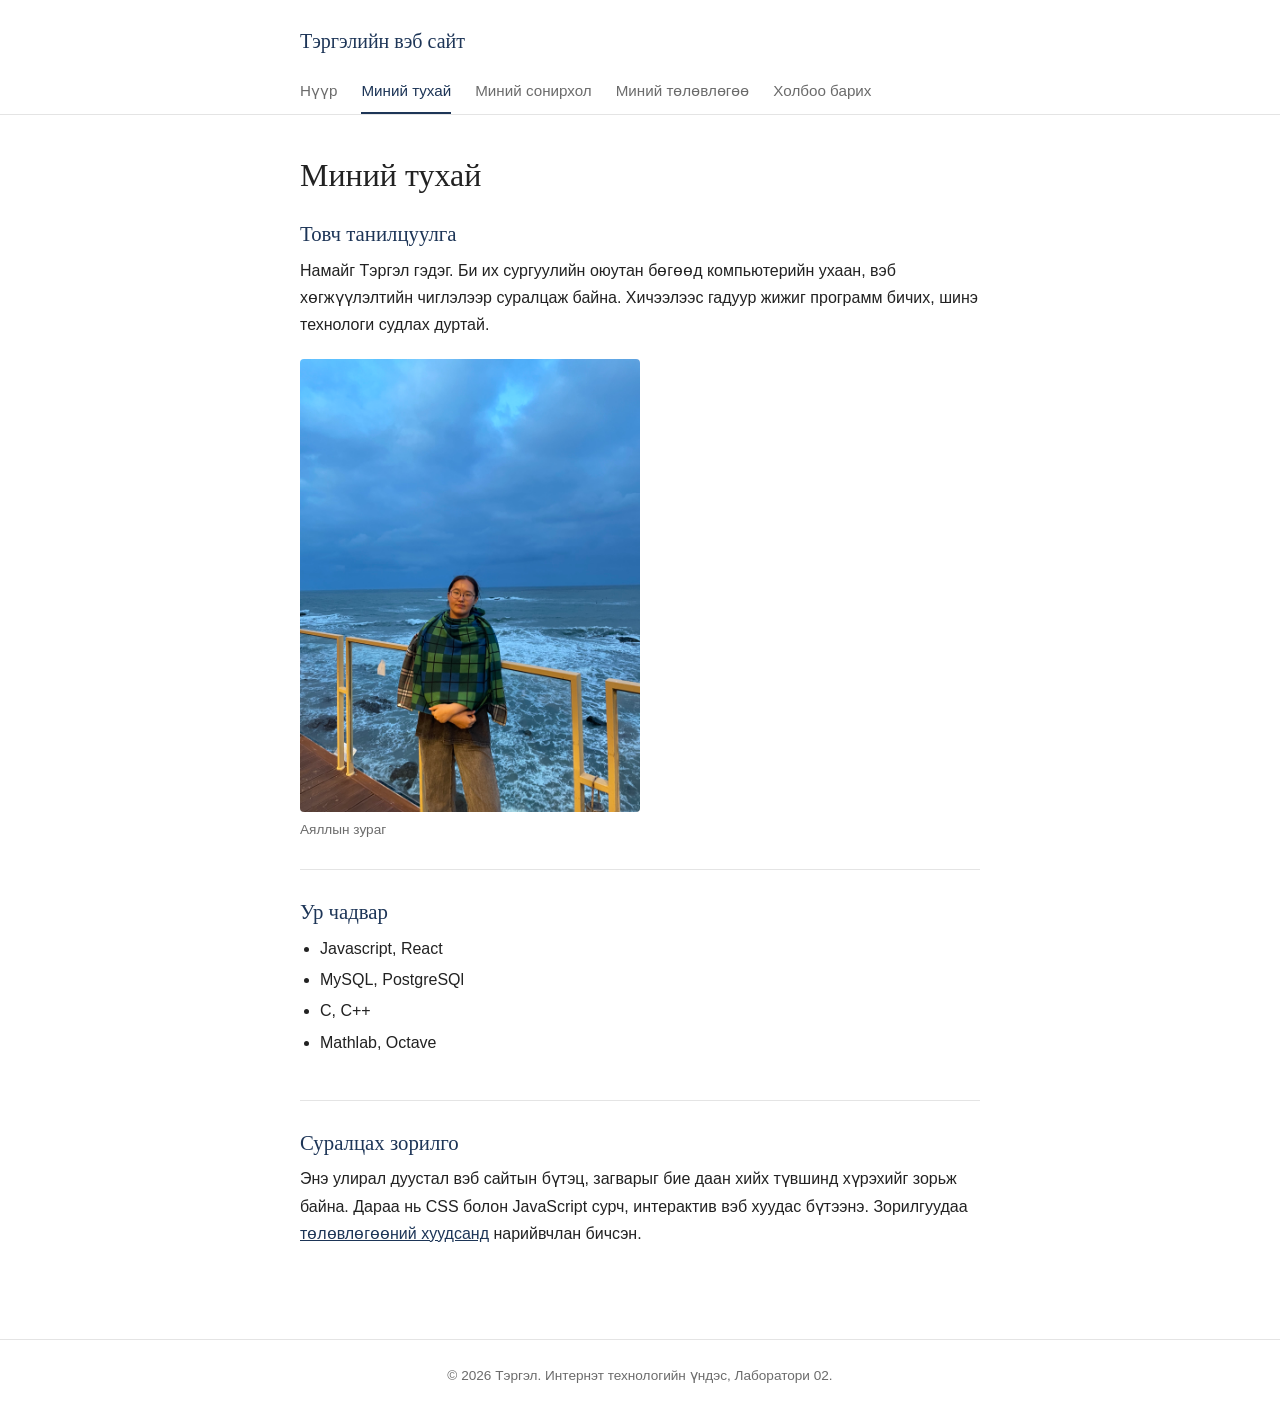
<file: lab2/about.html>
<!DOCTYPE html>
<html lang="mn">
<head>
  <meta charset="UTF-8">
  <meta name="viewport" content="width=device-width, initial-scale=1.0">
  <title>Миний тухай | Тэргэлийн вэб сайт</title>
  <link rel="stylesheet" href="css/style.css">
</head>
<body>

  <header>
    <div class="header-inner">
      <p class="site-name">Тэргэлийн вэб сайт</p>
      <nav aria-label="Үндсэн цэс">
        <ul>
          <li><a href="lab2.html">Нүүр</a></li>
          <li><a href="about.html" aria-current="page">Миний тухай</a></li>
          <li><a href="interests.html">Миний сонирхол</a></li>
          <li><a href="plans.html">Миний төлөвлөгөө</a></li>
          <li><a href="contact.html">Холбоо барих</a></li>
        </ul>
      </nav>
    </div>
  </header>

  <main>
    <h1>Миний тухай</h1>

    <section>
      <h2>Товч танилцуулга</h2>
      <p>Намайг Тэргэл гэдэг. Би их сургуулийн оюутан бөгөөд компьютерийн ухаан, вэб хөгжүүлэлтийн чиглэлээр суралцаж байна. Хичээлээс гадуур жижиг программ бичих, шинэ технологи судлах дуртай.</p>
      <figure>
        <img src="images/me2.jpg" alt="Дэлгэц дээр код харагдаж буй компьютер, ургамал, аяга бүхий ширээний зураг" width="800" height="520">
        <figcaption>Аяллын зураг</figcaption>
      </figure>
    </section>

    <section>
      <h2>Ур чадвар</h2>
      <ul>
        <li>Javascript, React</li>
        <li>MySQL, PostgreSQl</li>
        <li>C, C++</li>
        <li>Mathlab, Octave</li>
      </ul>
    </section>

    <section>
      <h2>Суралцах зорилго</h2>
      <p>Энэ улирал дуустал вэб сайтын бүтэц, загварыг бие даан хийх түвшинд хүрэхийг зорьж байна. Дараа нь CSS болон JavaScript сурч, интерактив вэб хуудас бүтээнэ. Зорилгуудаа <a href="plans.html">төлөвлөгөөний хуудсанд</a> нарийвчлан бичсэн.</p>
    </section>
  </main>

  <footer>
    <p>&copy; 2026 Тэргэл. Интернэт технологийн үндэс, Лаборатори 02.</p>
  </footer>

</body>
</html>
</file>
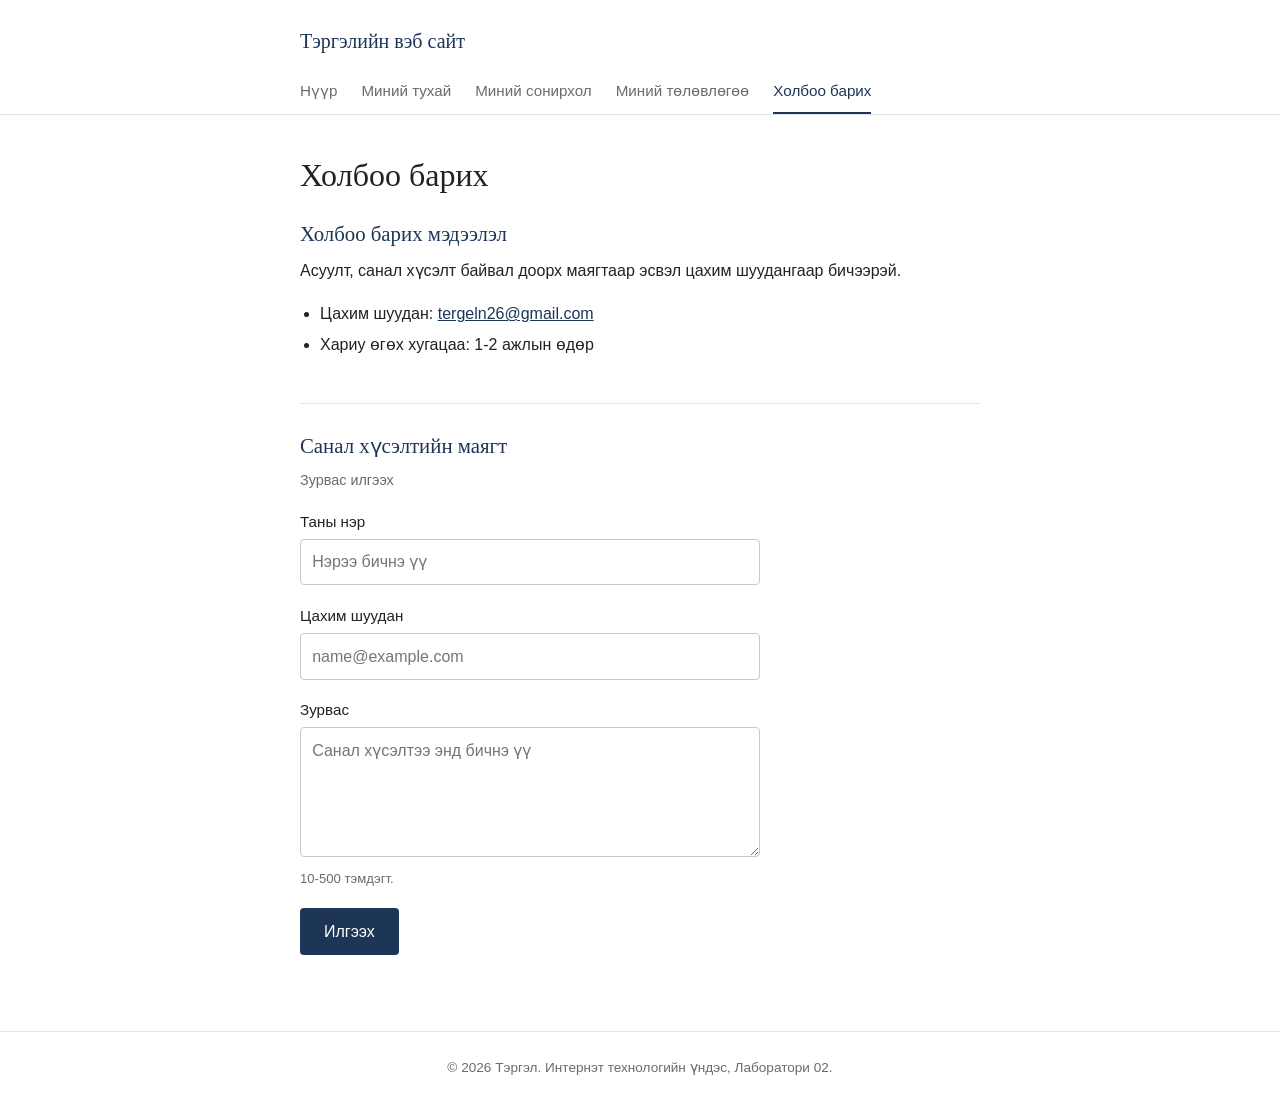
<file: lab2/contact.html>
<!DOCTYPE html>
<html lang="mn">
<head>
  <meta charset="UTF-8">
  <meta name="viewport" content="width=device-width, initial-scale=1.0">
  <title>Холбоо барих | Тэргэлийн вэб сайт</title>
  <link rel="stylesheet" href="css/style.css">
</head>
<body>

  <header>
    <div class="header-inner">
      <p class="site-name">Тэргэлийн вэб сайт</p>
      <nav aria-label="Үндсэн цэс">
        <ul>
          <li><a href="lab2.html">Нүүр</a></li>
          <li><a href="about.html">Миний тухай</a></li>
          <li><a href="interests.html">Миний сонирхол</a></li>
          <li><a href="plans.html">Миний төлөвлөгөө</a></li>
          <li><a href="contact.html" aria-current="page">Холбоо барих</a></li>
        </ul>
      </nav>
    </div>
  </header>

  <main>
    <h1>Холбоо барих</h1>

    <section>
      <h2>Холбоо барих мэдээлэл</h2>
      <p>Асуулт, санал хүсэлт байвал доорх маягтаар эсвэл цахим шуудангаар бичээрэй.</p>
      <ul>
        <li>Цахим шуудан: <a href="mailto:example@example.com">tergeln26@gmail.com</a></li>
        <li>Хариу өгөх хугацаа: 1-2 ажлын өдөр</li>
      </ul>
    </section>

    <section>
      <h2>Санал хүсэлтийн маягт</h2>
      <form action="#" method="post">
        <fieldset>
          <legend>Зурвас илгээх</legend>

          <div class="field">
            <label for="name">Таны нэр</label>
            <input type="text" id="name" name="name" placeholder="Нэрээ бичнэ үү" autocomplete="name" required>
          </div>

          <div class="field">
            <label for="email">Цахим шуудан</label>
            <input type="email" id="email" name="email" placeholder="name@example.com" autocomplete="email" required>
          </div>

          <div class="field">
            <label for="message">Зурвас</label>
            <textarea id="message" name="message" placeholder="Санал хүсэлтээ энд бичнэ үү" minlength="10" maxlength="500" required></textarea>
            <p class="hint">10-500 тэмдэгт.</p>
          </div>

          <button type="submit">Илгээх</button>
        </fieldset>
      </form>
    </section>
  </main>

  <footer>
    <p>&copy; 2026 Тэргэл. Интернэт технологийн үндэс, Лаборатори 02.</p>
  </footer>

</body>
</html>
</file>
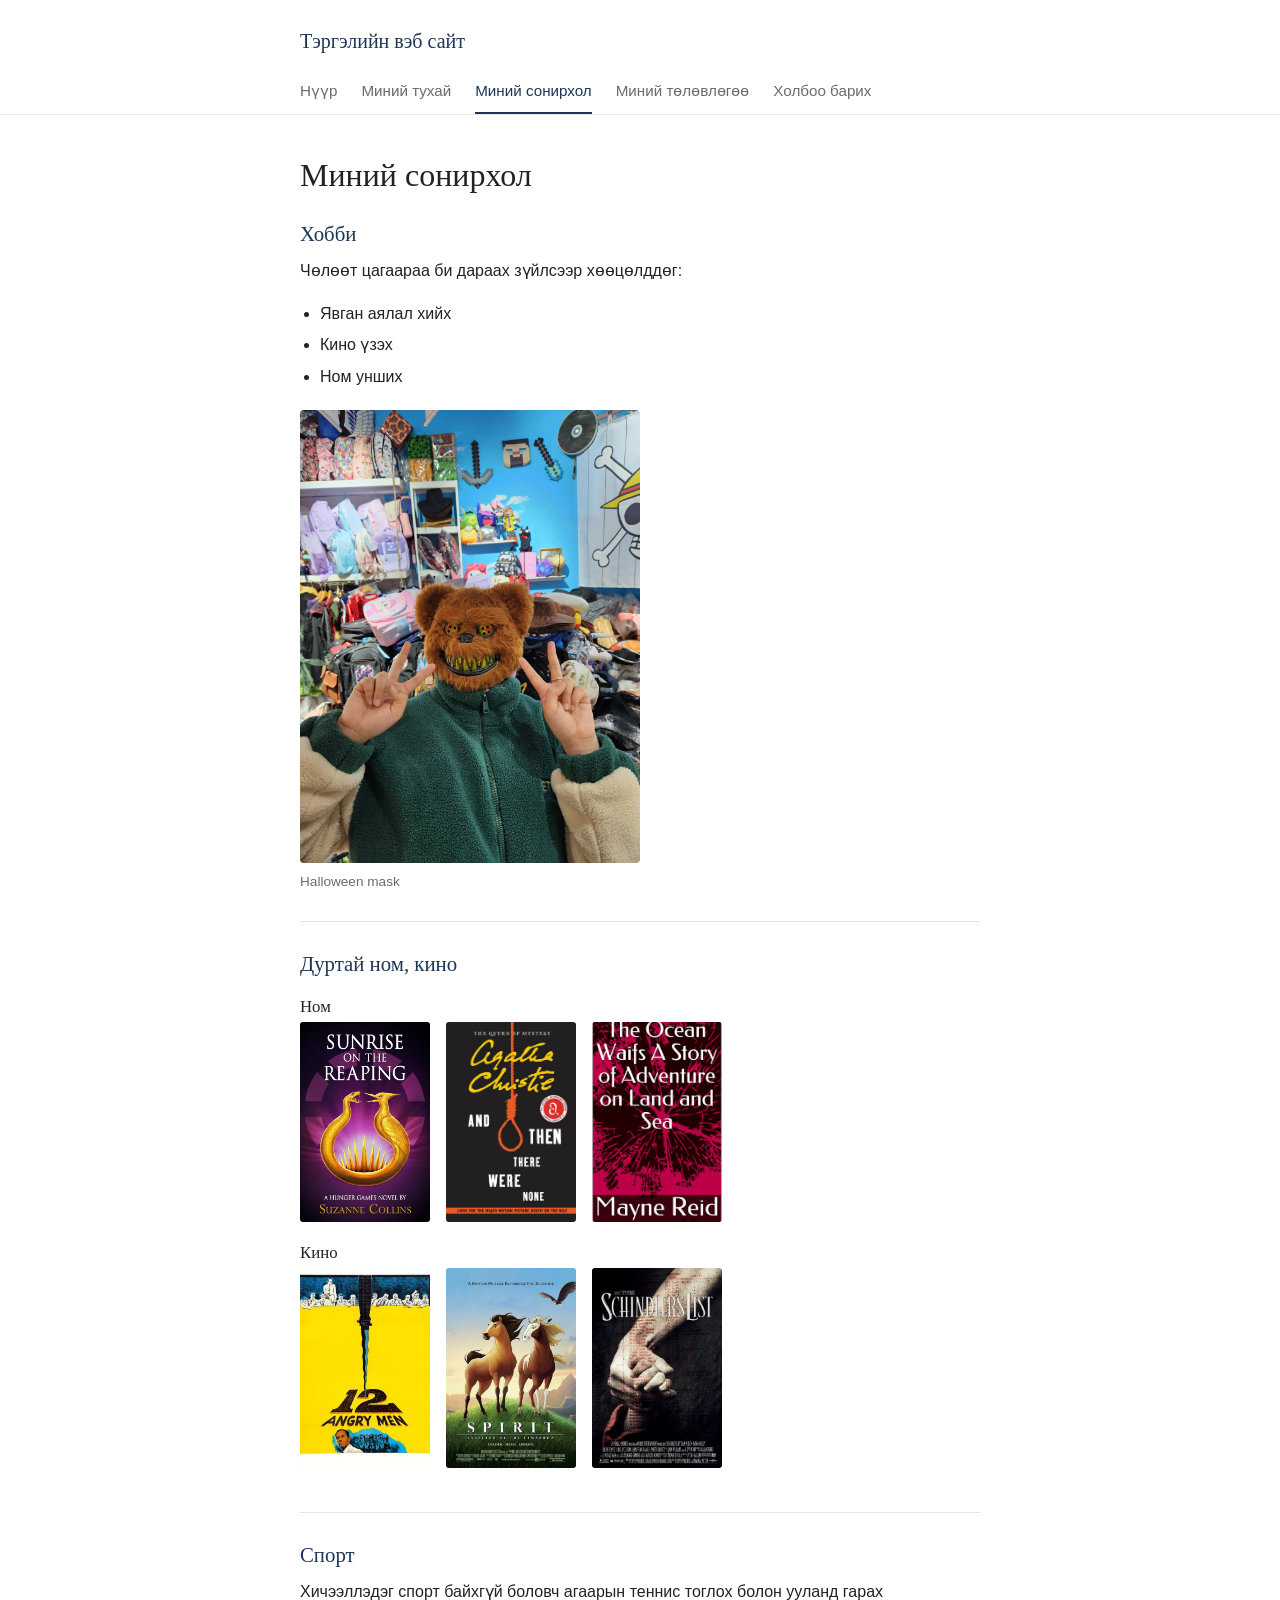
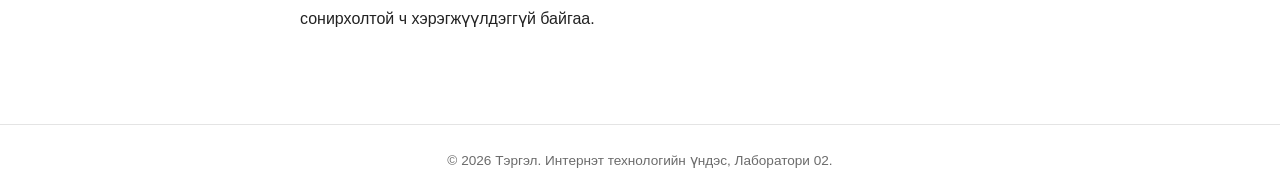
<file: lab2/interests.html>
<!DOCTYPE html>
<html lang="mn">
<head>
  <meta charset="UTF-8">
  <meta name="viewport" content="width=device-width, initial-scale=1.0">
  <title>Миний сонирхол | Тэргэлийн вэб сайт</title>
  <link rel="stylesheet" href="css/style.css">
</head>
<body>

  <header>
    <div class="header-inner">
      <p class="site-name">Тэргэлийн вэб сайт</p>
      <nav aria-label="Үндсэн цэс">
        <ul>
          <li><a href="lab2.html">Нүүр</a></li>
          <li><a href="about.html">Миний тухай</a></li>
          <li><a href="interests.html" aria-current="page">Миний сонирхол</a></li>
          <li><a href="plans.html">Миний төлөвлөгөө</a></li>
          <li><a href="contact.html">Холбоо барих</a></li>
        </ul>
      </nav>
    </div>
  </header>

  <main>
    <h1>Миний сонирхол</h1>
    <section>
      <h2>Хобби</h2>
      <p>Чөлөөт цагаараа би дараах зүйлсээр хөөцөлддөг:</p>
      <ul>
        <li>Явган аялал хийх</li>
        <li>Кино үзэх</li>
        <li>Ном унших</li>
      </ul>
      <figure>
        <img src="images/me3.jpg" alt="Halloween" width="800" height="520">
        <figcaption>Halloween mask</figcaption>
      </figure>
    </section>

    <section>
      <h2>Дуртай ном, кино</h2>
 
      <h3>Ном</h3>
      <ul class="media-list">
        <li><img src="images/book1.jpg" alt="Sunrise on the Reaping номын хавтас" title="Sunrise on the Reaping"></li>
        <li><img src="images/book2.jpg" alt="And Then There Were None номын хавтас" title="And Then There Were None"></li>
        <li><img src="images/book3.jpg" alt="Story of Adventure on Land and Sea номын хавтас" title="Story of Adventure on Land and Sea"></li>
      </ul>
 
      <h3>Кино</h3>
      <ul class="media-list">
        <li><img src="images/movie1.jpg" alt="12 Angry Men киноны постер" title="12 Angry Men"></li>
        <li><img src="images/movie2.jpg" alt="Spirit: Stallion of the Cimarron киноны постер" title="Spirit: Stallion of the Cimarron"></li>
        <li><img src="images/movie3.jpg" alt="Schindler's List киноны постер" title="Schindler's List"></li>
      </ul>
    </section>

    <section>
      <h2>Спорт</h2>
      <p>Хичээллэдэг спорт байхгүй боловч агаарын теннис тоглох болон ууланд
         гарах сонирхолтой ч хэрэгжүүлдэггүй байгаа.</p>
    </section>
  </main>

  <footer>
    <p>&copy; 2026 Тэргэл. Интернэт технологийн үндэс, Лаборатори 02.</p>
  </footer>

</body>
</html>
</file>
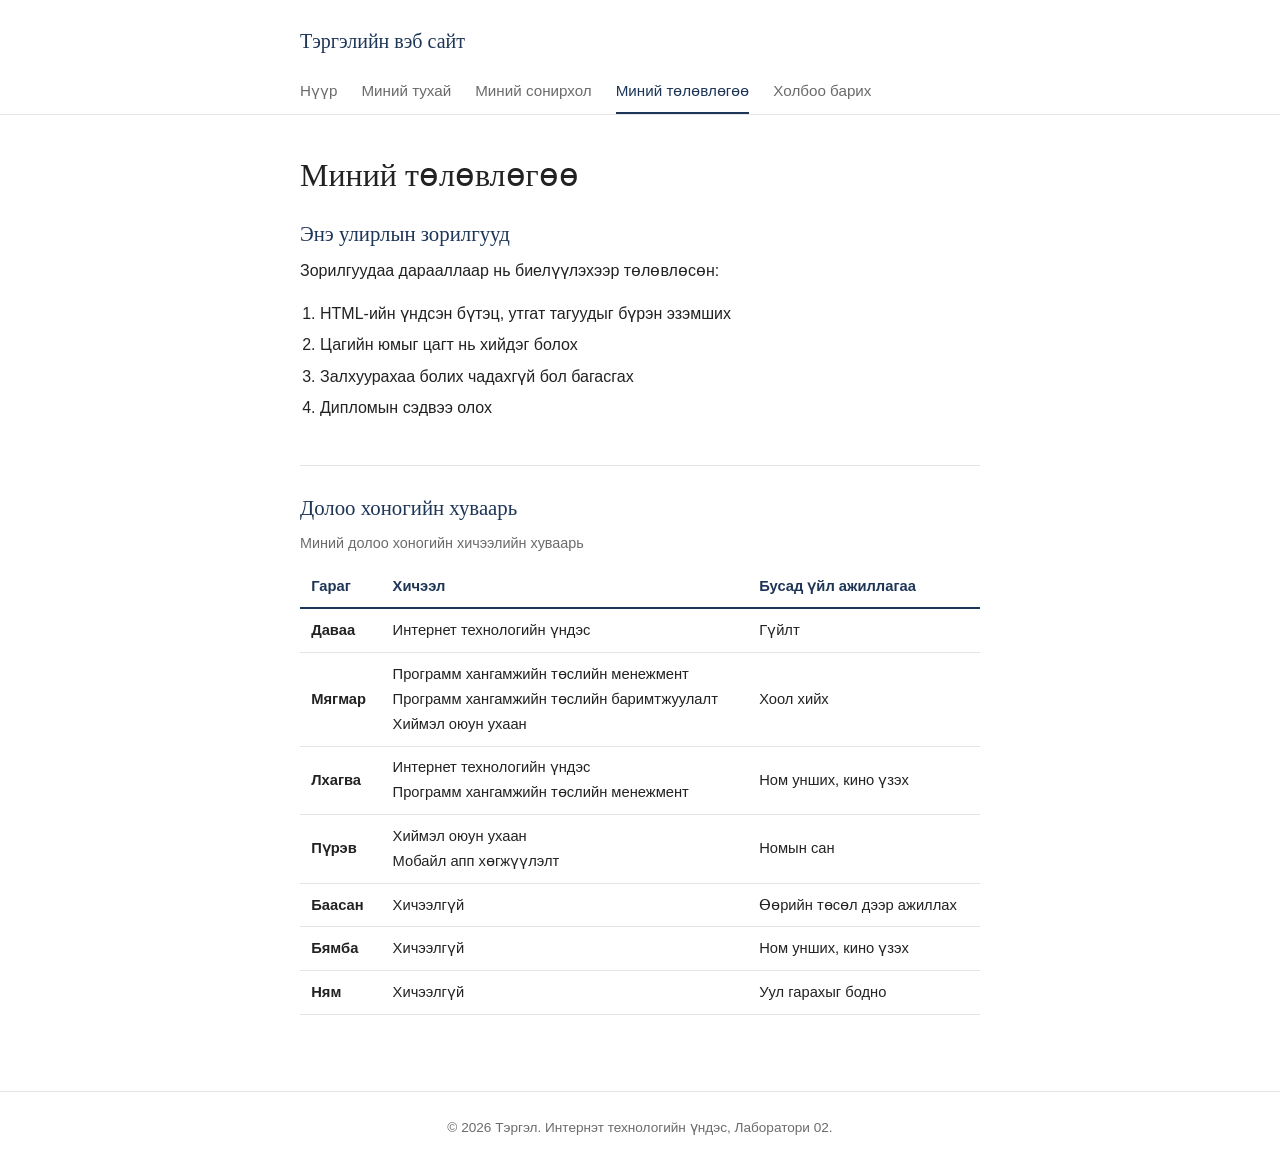
<file: lab2/plans.html>
<!DOCTYPE html>
<html lang="mn">
<head>
  <meta charset="UTF-8">
  <meta name="viewport" content="width=device-width, initial-scale=1.0">
  <title>Миний төлөвлөгөө | Тэргэлийн вэб сайт</title>
  <link rel="stylesheet" href="css/style.css">
</head>
<body>

  <header>
    <div class="header-inner">
      <p class="site-name">Тэргэлийн вэб сайт</p>
      <nav aria-label="Үндсэн цэс">
        <ul>
          <li><a href="lab2.html">Нүүр</a></li>
          <li><a href="about.html">Миний тухай</a></li>
          <li><a href="interests.html">Миний сонирхол</a></li>
          <li><a href="plans.html" aria-current="page">Миний төлөвлөгөө</a></li>
          <li><a href="contact.html">Холбоо барих</a></li>
        </ul>
      </nav>
    </div>
  </header>

  <main>
    <h1>Миний төлөвлөгөө</h1>

    <section>
      <h2>Энэ улирлын зорилгууд</h2>
      <p>Зорилгуудаа дарааллаар нь биелүүлэхээр төлөвлөсөн:</p>
      <ol>
        <li>HTML-ийн үндсэн бүтэц, утгат тагуудыг бүрэн эзэмших</li>
        <li>Цагийн юмыг цагт нь хийдэг болох</li>
        <li>Залхуурахаа болих чадахгүй бол багасгах</li>
        <li>Дипломын сэдвээ олох</li>
      </ol>
    </section>

    <section>
      <h2>Долоо хоногийн хуваарь</h2>
      <div class="table-wrap">
<table>
          <caption>Миний долоо хоногийн хичээлийн хуваарь</caption>
          <thead>
            <tr>
              <th scope="col">Гараг</th>
              <th scope="col">Хичээл</th>
              <th scope="col">Бусад үйл ажиллагаа</th>
            </tr>
          </thead>
          <tbody>
            <tr>
              <th scope="row">Даваа</th>
              <td>Интернет технологийн үндэс</td>
              <td>Гүйлт</td>
            </tr>
            <tr>
              <th scope="row">Мягмар</th>
              <td>
                Программ хангамжийн төслийн менежмент<br>
                Программ хангамжийн төслийн баримтжуулалт<br>
                Хиймэл оюун ухаан
              </td>
              <td>Хоол хийх</td>
            </tr>
            <tr>
              <th scope="row">Лхагва</th>
              <td>
                Интернет технологийн үндэс<br>
                Программ хангамжийн төслийн менежмент
              </td>
              <td>Ном унших, кино үзэх</td>
            </tr>
            <tr>
              <th scope="row">Пүрэв</th>
              <td>
                Хиймэл оюун ухаан<br>
                Мобайл апп хөгжүүлэлт
              </td>
              <td>Номын сан</td>
            </tr>
            <tr>
              <th scope="row">Баасан</th>
              <td>Хичээлгүй</td>
              <td>Өөрийн төсөл дээр ажиллах</td>
            </tr>
            <tr>
              <th scope="row">Бямба</th>
              <td>Хичээлгүй</td>
              <td>Ном унших, кино үзэх</td>
            </tr>
            <tr>
              <th scope="row">Ням</th>
              <td>Хичээлгүй</td>
              <td>Уул гарахыг бодно</td>
            </tr>
          </tbody>
        </table>
      </div>
    </section>
  </main>

  <footer>
    <p>&copy; 2026 Тэргэл. Интернэт технологийн үндэс, Лаборатори 02.</p>
  </footer>

</body>
</html>
</file>
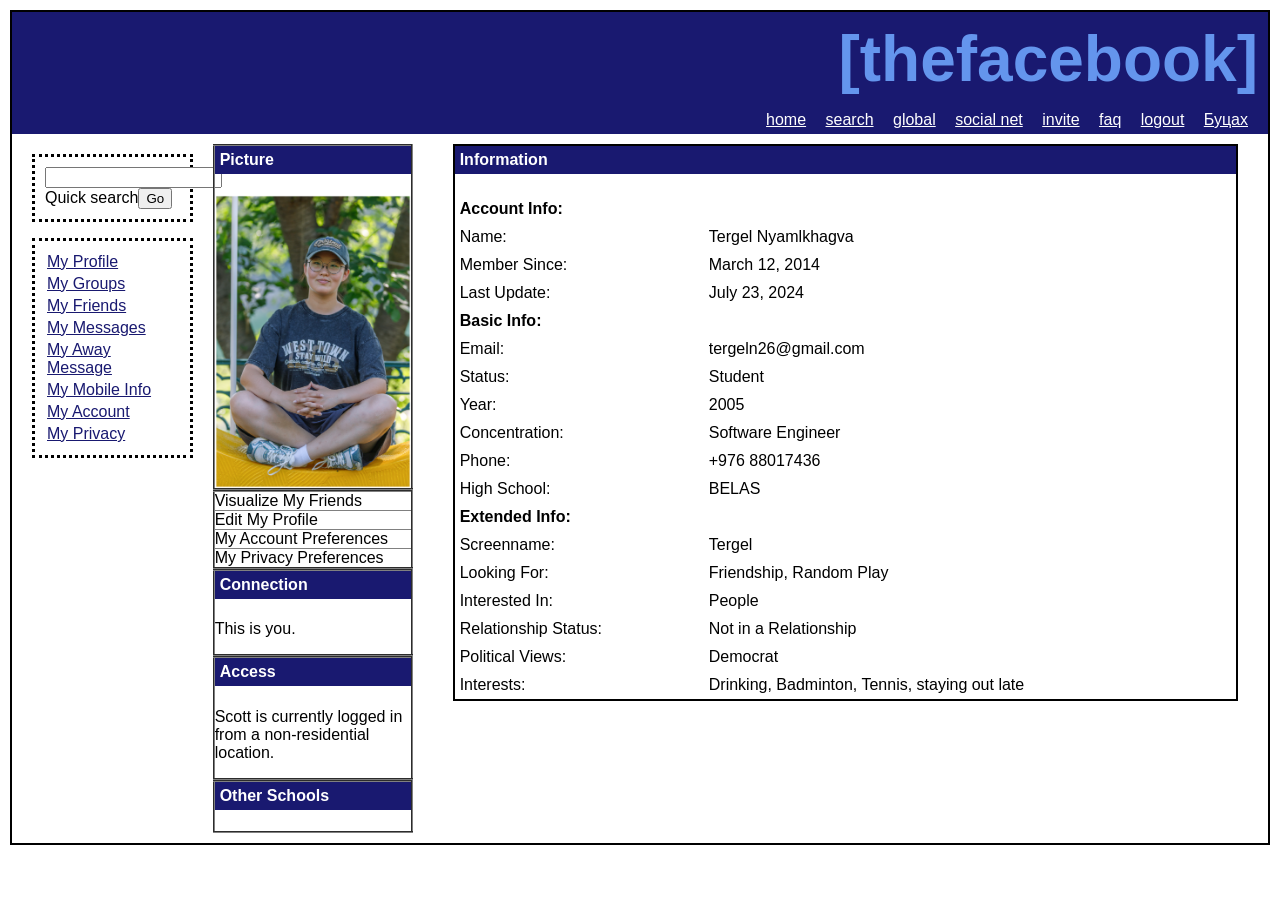
<file: lab3/lab3.html>
<!DOCTYPE html>
<html lang="en">
<head>
    <meta charset="UTF-8">
    <meta name="viewport" content="width=device-width, initial-scale=1">
    <title>Facebook 2004</title>
    <style>
        body {
            font-family: Arial, sans-serif;
            margin: auto;
            padding: 10px;
        }

        .container {
            background-color: white;
            border: 2px solid;
            height: auto;
        }

        header {
            background-color: midnightblue;
            color: cornflowerblue;
            padding: 10px;
            font-size: 4em;
            font-weight: bold;
            text-align: right;
        }

        nav {
            background-color: midnightblue;
            padding: 5px;
            text-align: right;
        }

        nav a {
            color: white;
            margin-right: 15px;
        }

        main {
            display: flex;
            align-items: flex-start;
            padding: 10px;
        }

        .sidebar {
            width: 13%;
            padding: 10px;
            margin-right: 10px;
        }

        /* FIX: give the picture column a fixed width so it can't stretch */
        section {
            width: 200px;
            flex-shrink: 0;
            margin-right: 10px;
        }

        .picture-section {
            width: 100%;
        }

        .picture-section td {
            padding: 0;
        }

        /* FIX: image fills the column and keeps its proportions */
        .picture-section img {
            display: block;
            width: 100%;
            height: auto;
        }

        .info-section {
            flex: 1;
            border: 2px solid;
            padding: 0px;
        }

        .quick-search {
            margin-bottom: 10px;
            border: dotted;
            padding: 10px;
        }

        .search-bar {
            width: 100%;
        }

        .search-bar input {
            flex: 1;
            padding: 5px;
        }

        .search-bar button {
            background-color: midnightblue;
            color: white;
        }

        ul {
            list-style-type: none;
            padding-left: 0;
            border: dotted;
            padding: 10px;
        }

        ul li {
            padding: 2px;
        }

        ul li a {
            color: midnightblue;
        }

        table {
            width: 100%;
            border-collapse: collapse;
            margin: 0px 0;
        }

        h4 {
            background-color: midnightblue;
            color: white;
            padding: 5px;
            margin-top: 0;
        }

        table td {
            padding: 0px;
        }

        .info-section table td {
            padding: 5px;
        }

        article {
            margin-left: 30px;
            margin-right: 20px;
        }
    </style>
</head>

<body>
    <div class="container">
        <header>[thefacebook]</header>

        <nav aria-label="Main navigation">
            <a href="#">home</a>
            <a href="#">search</a>
            <a href="#">global</a>
            <a href="#">social net</a>
            <a href="#">invite</a>
            <a href="#">faq</a>
            <a href="#">logout</a>
            <a href="./index.html">Буцах</a>
        </nav>

        <main>
            <aside class="sidebar">
                <div class="quick-search">
                    <input type="search"> <br>
                    <label>Quick search</label><input type="submit" value="Go">
                </div>
                <ul>
                    <li><a href="#">My Profile</a></li>
                    <li><a href="#">My Groups</a></li>
                    <li><a href="#">My Friends</a></li>
                    <li><a href="#">My Messages</a></li>
                    <li><a href="#">My Away Message</a></li>
                    <li><a href="#">My Mobile Info</a></li>
                    <li><a href="#">My Account</a></li>
                    <li><a href="#">My Privacy</a></li>
                </ul>
            </aside>

            <section>
                <table border="2" class="picture-section">
                    <tr>
                        <td>
                            <h4>Picture</h4>
                            <!-- Make sure profile.jpg is in the same folder as this file -->
                            <img src="profile.jpg" alt="Profile Picture">
                        </td>
                    </tr>
                </table>

                <table border="2">
                    <tr>
                        <td>Visualize My Friends</td>
                    </tr>
                    <tr>
                        <td>Edit My Profile</td>
                    </tr>
                    <tr>
                        <td>My Account Preferences</td>
                    </tr>
                    <tr>
                        <td>My Privacy Preferences</td>
                    </tr>
                </table>

                <table border="2">
                    <tr>
                        <td>
                            <h4>Connection</h4>
                            <p>This is you.</p>
                        </td>
                    </tr>
                </table>

                <table border="2">
                    <tr>
                        <td>
                            <h4>Access</h4>
                            <p>Scott is currently logged in from a non-residential location.</p>
                        </td>
                    </tr>
                </table>

                <table border="2">
                    <tr>
                        <td>
                            <h4>Other Schools</h4>
                        </td>
                    </tr>
                </table>
            </section>

            <article class="info-section">
                <table>
                    <tr>
                        <td colspan="2" style="padding: 0px;"><h4>Information</h4></td>
                    </tr>
                    <tr>
                        <td style="font-weight: bold;">Account Info:</td>
                    </tr>
                    <tr>
                        <td>Name:</td>
                        <td>Tergel Nyamlkhagva</td>
                    </tr>
                    <tr>
                        <td>Member Since:</td>
                        <td>March 12, 2014</td>
                    </tr>
                    <tr>
                        <td>Last Update:</td>
                        <td>July 23, 2024</td>
                    </tr>
                    <tr>
                        <td style="font-weight: bold;">Basic Info:</td>
                    </tr>
                    <tr>
                        <td>Email:</td>
                        <td>tergeln26@gmail.com</td>
                    </tr>
                    <tr>
                        <td>Status:</td>
                        <td>Student</td>
                    </tr>
                    <tr>
                        <td>Year:</td>
                        <td>2005</td>
                    </tr>
                    <tr>
                        <td>Concentration:</td>
                        <td>Software Engineer</td>
                    </tr>
                    <tr>
                        <td>Phone:</td>
                        <td>+976 88017436</td>
                    </tr>
                    <tr>
                        <td>High School:</td>
                        <td>BELAS</td>
                    </tr>
                    <tr>
                        <td style="font-weight: bold;">Extended Info:</td>
                    </tr>
                    <tr>
                        <td>Screenname:</td>
                        <td>Tergel</td>
                    </tr>
                    <tr>
                        <td>Looking For:</td>
                        <td>Friendship, Random Play</td>
                    </tr>
                    <tr>
                        <td>Interested In:</td>
                        <td>People</td>
                    </tr>
                    <tr>
                        <td>Relationship Status:</td>
                        <td>Not in a Relationship</td>
                    </tr>
                    <tr>
                        <td>Political Views:</td>
                        <td>Democrat</td>
                    </tr>
                    <tr>
                        <td>Interests:</td>
                        <td>Drinking, Badminton, Tennis, staying out late</td>
                    </tr>
                </table>
            </article>
        </main>
    </div>
</body>
</html>
</file>
<file: style.css>
* { box-sizing: border-box; }
  body {
    margin: 0;
    font-family: -apple-system, BlinkMacSystemFont, "Segoe UI", Roboto, sans-serif;
    background: #0d1117;
    color: #e6edf3;
    display: flex;
    align-items: center;
    justify-content: center;
    min-height: 100vh;
    padding: 20px;
  }
  .container {
    text-align: center;
    max-width: 480px;
  }
  h1 {
    font-size: 2rem;
    margin-bottom: 0.5rem;
  }
  p {
    color: #8b949e;
    margin-bottom: 2rem;
  }
  .links {
    display: flex;
    flex-direction: column;
    gap: 12px;
  }
  a.card {
    display: block;
    padding: 16px 20px;
    background: #161b22;
    border: 1px solid #30363d;
    border-radius: 8px;
    color: #58a6ff;
    text-decoration: none;
    font-weight: 600;
    transition: border-color 0.2s, background 0.2s;
  }
  a.card:hover {
    border-color: #58a6ff;
    background: #1c2128;
  }
</file>
<file: lab10/style.css>
* {
    box-sizing: border-box;
}

body {
    margin: 0;
    font-family: Arial, Helvetica, sans-serif;
    background-color: #fff;
    color: #000;
}

a {
    text-decoration: none;
    color: inherit;
}

/* Толгой хэсэг */
header {
    background-color: #f8f8f8;
    text-align: center;
    padding: 20px 0;
}

.logo img {
    height: 40px;
    vertical-align: middle;
}

/* Цэс */
nav {
    background-color: #f8f8f8;
    border-top: 1px solid #ddd;
    border-bottom: 1px solid #ddd;
}

nav ul {
    list-style: none;
    margin: 0;
    padding: 0;
    display: flex;
    justify-content: center;
    flex-wrap: wrap;
}

nav li a {
    display: block;
    padding: 10px 10px;
    font-size: 16px;
}

nav li a:hover {
    color: #ee4523;
}

/* Үндсэн хэсэг */
main {
    max-width: 1000px;
    margin: 0 auto;
    padding: 50px 20px;
}

.loading {
    text-align: center;
    color: #777;
}

/* Мэдээний жагсаалт */
.news-item {
    background-color: #fff;
    border: 1px solid #e5e5e5;
    border-radius: 8px;
    box-shadow: 0 2px 4px rgba(0, 0, 0, 0.05);
    padding: 20px;
    margin-bottom: 20px;
}

.news-item:hover {
    box-shadow: 0 4px 10px rgba(0, 0, 0, 0.1);
}

.news-item h2 {
    font-size: 20px;
    margin: 0 0 8px 0;
}

.news-item:hover h2 {
    color: #ee4523;
}

.date {
    display: block;
    font-size: 13px;
    color: #777;
    margin-bottom: 10px;
}

.news-item p {
    font-size: 14px;
    color: #555;
    line-height: 1.6;
    margin: 0;
}

/* Дэлгэрэнгүй хуудас */
#details h2 {
    font-size: 26px;
    margin-top: 0;
}

#details .date {
    font-size: 16px;
    color: #000;
}

.content {
    font-size: 16px;
    line-height: 1.5;
}

.content img {
    display: block;
    max-width: 100%;
    height: auto;
    margin: 10px auto;
}

.content iframe {
    max-width: 100%;
}

.ikcaption {
    text-align: center;
    font-size: 13px;
    color: #777;
}

.back {
    display: inline-block;
    margin-top: 10px;
    color: blue;
    text-decoration: underline;
}

/* Хөл хэсэг */
footer {
    background-color: #3b3f51;
    color: #bbb;
    text-align: center;
    padding: 5px 0;
    font-size: 14px;
}

/* Гар утас, таблет */
@media (max-width: 768px) {
    nav li a {
        padding: 8px 6px;
        font-size: 13px;
    }

    main {
        padding: 25px 12px;
    }

    .news-item h2 {
        font-size: 17px;
    }

    #details h2 {
        font-size: 21px;
    }
}
</file>
<file: lab2/css/style.css>
:root {
  --ink: #222222;
  --muted: #6b6b6b;
  --accent: #1d3557;
  --line: #e4e4e4;
}

* { box-sizing: border-box; }

body {
  margin: 0;
  font-family: "Segoe UI", "Helvetica Neue", Arial, sans-serif;
  font-size: 1rem;
  line-height: 1.7;
  color: var(--ink);
  background: #ffffff;
}

/* Header and navbar */
header {
  border-bottom: 1px solid var(--line);
}
.header-inner {
  max-width: 720px;
  margin: 0 auto;
  padding: 1.5rem 1.25rem 0;
}
.site-name {
  margin: 0 0 0.75rem;
  font-family: Georgia, "Times New Roman", serif;
  font-size: 1.25rem;
  color: var(--accent);
}
nav ul {
  list-style: none;
  margin: 0;
  padding: 0;
  display: flex;
  flex-wrap: wrap;
  gap: 1.5rem;
}
nav li { margin: 0; }
nav a {
  display: block;
  padding: 0.5rem 0;
  color: var(--muted);
  text-decoration: none;
  font-size: 0.95rem;
  border-bottom: 2px solid transparent;
}
nav a:hover { color: var(--ink); }
nav a[aria-current="page"] {
  color: var(--accent);
  border-bottom-color: var(--accent);
}
a:focus-visible, button:focus-visible, input:focus-visible, textarea:focus-visible {
  outline: 2px solid var(--accent);
  outline-offset: 2px;
}

/* Main infos*/
main {
  max-width: 720px;
  margin: 0 auto;
  padding: 2.5rem 1.25rem 3rem;
}
h1, h2, h3 {
  font-family: Georgia, "Times New Roman", serif;
  font-weight: normal;
  line-height: 1.3;
  color: var(--ink);
}
h1 { font-size: 2rem; margin: 0 0 1.5rem; }
h2 { font-size: 1.3rem; margin: 0 0 0.6rem; color: var(--accent); }
h3 { font-size: 1.05rem; margin: 1.2rem 0 0.3rem; }
p { margin: 0 0 1rem; }
a { color: var(--accent); }

section {
  padding: 1.75rem 0;
  border-top: 1px solid var(--line);
}
main > section:first-child,
main > h1 + section { border-top: 0; padding-top: 0; }

/* Introduction page  */
.intro {
  display: flex;
  gap: 1.75rem;
  align-items: center;
}
.intro img {
  width: 240px;
  height: 240px;
  flex-shrink: 0;
  border-radius: 50%;
  object-fit: cover;
}
/* Section with an image beside the text */
.with-image {
  display: flex;
  gap: 1.75rem;
  align-items: center;
}
.with-image figure {
  width: 240px;
  flex-shrink: 0;
  margin: 0;
}
.with-image img {
  width: 100%;
  height: auto;
}
.intro h1 { margin-bottom: 0.75rem; }
.lead { color: var(--muted); font-size: 1.1rem; }

/* Image */
figure { margin: 1.25rem 0 0; }
figure img {
  display: block;
  width: 100%;
  max-width: 340px;
  height: auto;
  border-radius: 4px;
}
figcaption { font-size: 0.85rem; color: var(--muted); margin-top: 0.4rem; }

/* List */
ul, ol { margin: 0 0 1rem; padding-left: 1.25rem; }
li { margin-bottom: 0.25rem; }
/* Book and movie lists with pictures only */
.media-list {
  list-style: none;
  padding: 0;
  display: flex;
  flex-wrap: wrap;
  gap: 1rem;
}
.media-list li { margin: 0; }
.media-list img {
  display: block;
  width: 130px;
  height: 200px;
  object-fit: cover;
  border-radius: 3px;
}

/* Table */
.table-wrap { overflow-x: auto; }
table { width: 100%; border-collapse: collapse; font-size: 0.92rem; min-width: 520px; }
caption {
  text-align: left;
  color: var(--muted);
  font-size: 0.9rem;
  padding-bottom: 0.6rem;
}
th, td { padding: 0.55rem 0.7rem; text-align: left; border-bottom: 1px solid var(--line); }
thead th { border-bottom: 2px solid var(--accent); color: var(--accent); font-weight: 600; }
tbody th { font-weight: 600; }

/* Contact */
form { max-width: 460px; }
fieldset { border: 0; padding: 0; margin: 0; }
legend { padding: 0; margin-bottom: 1rem; color: var(--muted); font-size: 0.9rem; }
.field { margin-bottom: 1.1rem; }
label { display: block; font-size: 0.95rem; margin-bottom: 0.25rem; }
input[type="text"], input[type="email"], textarea {
  width: 100%;
  padding: 0.55rem 0.7rem;
  font: inherit;
  border: 1px solid #c9c9c9;
  border-radius: 4px;
  background: #ffffff;
}
textarea { min-height: 130px; resize: vertical; }
.hint { font-size: 0.82rem; color: var(--muted); margin: 0.2rem 0 0; }
button[type="submit"] {
  font: inherit;
  padding: 0.6rem 1.5rem;
  color: #ffffff;
  background: var(--accent);
  border: 0;
  border-radius: 4px;
  cursor: pointer;
}
button[type="submit"]:hover { background: #142842; }
/* footer*/
footer {
  border-top: 1px solid var(--line);
  color: var(--muted);
  text-align: center;
  padding: 1.5rem 1rem;
  font-size: 0.85rem;
}
footer p { margin: 0; }

@media (max-width: 600px) {
  .intro { flex-direction: column; align-items: flex-start; gap: 1rem; }
  .intro img { width: 180px; height: 180px; }
  .media-list img { width: 96px; height: 144px; }
  h1 { font-size: 1.6rem; }
  nav ul { gap: 1rem; }
}
</file>
<file: css/style.css>
:root {
  --ink: #222222;
  --muted: #6b6b6b;
  --accent: #1d3557;
  --line: #e4e4e4;
}

* { box-sizing: border-box; }

body {
  margin: 0;
  font-family: "Segoe UI", "Helvetica Neue", Arial, sans-serif;
  font-size: 1rem;
  line-height: 1.7;
  color: var(--ink);
  background: #ffffff;
}

/* Header and navbar */
header {
  border-bottom: 1px solid var(--line);
}
.header-inner {
  max-width: 720px;
  margin: 0 auto;
  padding: 1.5rem 1.25rem 0;
}
.site-name {
  margin: 0 0 0.75rem;
  font-family: Georgia, "Times New Roman", serif;
  font-size: 1.25rem;
  color: var(--accent);
}
nav ul {
  list-style: none;
  margin: 0;
  padding: 0;
  display: flex;
  flex-wrap: wrap;
  gap: 1.5rem;
}
nav li { margin: 0; }
nav a {
  display: block;
  padding: 0.5rem 0;
  color: var(--muted);
  text-decoration: none;
  font-size: 0.95rem;
  border-bottom: 2px solid transparent;
}
nav a:hover { color: var(--ink); }
nav a[aria-current="page"] {
  color: var(--accent);
  border-bottom-color: var(--accent);
}
a:focus-visible, button:focus-visible, input:focus-visible, textarea:focus-visible {
  outline: 2px solid var(--accent);
  outline-offset: 2px;
}

/* Main infos*/
main {
  max-width: 720px;
  margin: 0 auto;
  padding: 2.5rem 1.25rem 3rem;
}
h1, h2, h3 {
  font-family: Georgia, "Times New Roman", serif;
  font-weight: normal;
  line-height: 1.3;
  color: var(--ink);
}
h1 { font-size: 2rem; margin: 0 0 1.5rem; }
h2 { font-size: 1.3rem; margin: 0 0 0.6rem; color: var(--accent); }
h3 { font-size: 1.05rem; margin: 1.2rem 0 0.3rem; }
p { margin: 0 0 1rem; }
a { color: var(--accent); }

section {
  padding: 1.75rem 0;
  border-top: 1px solid var(--line);
}
main > section:first-child,
main > h1 + section { border-top: 0; padding-top: 0; }

/* Introduction page  */
.intro {
  display: flex;
  gap: 1.75rem;
  align-items: center;
}
.intro img {
  width: 240px;
  height: 240px;
  flex-shrink: 0;
  border-radius: 50%;
  object-fit: cover;
}
/* Section with an image beside the text */
.with-image {
  display: flex;
  gap: 1.75rem;
  align-items: center;
}
.with-image figure {
  width: 240px;
  flex-shrink: 0;
  margin: 0;
}
.with-image img {
  width: 100%;
  height: auto;
}
.intro h1 { margin-bottom: 0.75rem; }
.lead { color: var(--muted); font-size: 1.1rem; }

/* Image */
figure { margin: 1.25rem 0 0; }
figure img {
  display: block;
  width: 100%;
  max-width: 340px;
  height: auto;
  border-radius: 4px;
}
figcaption { font-size: 0.85rem; color: var(--muted); margin-top: 0.4rem; }

/* List */
ul, ol { margin: 0 0 1rem; padding-left: 1.25rem; }
li { margin-bottom: 0.25rem; }
/* Book and movie lists with pictures only */
.media-list {
  list-style: none;
  padding: 0;
  display: flex;
  flex-wrap: wrap;
  gap: 1rem;
}
.media-list li { margin: 0; }
.media-list img {
  display: block;
  width: 130px;
  height: 200px;
  object-fit: cover;
  border-radius: 3px;
}

/* Table */
.table-wrap { overflow-x: auto; }
table { width: 100%; border-collapse: collapse; font-size: 0.92rem; min-width: 520px; }
caption {
  text-align: left;
  color: var(--muted);
  font-size: 0.9rem;
  padding-bottom: 0.6rem;
}
th, td { padding: 0.55rem 0.7rem; text-align: left; border-bottom: 1px solid var(--line); }
thead th { border-bottom: 2px solid var(--accent); color: var(--accent); font-weight: 600; }
tbody th { font-weight: 600; }

/* Contact */
form { max-width: 460px; }
fieldset { border: 0; padding: 0; margin: 0; }
legend { padding: 0; margin-bottom: 1rem; color: var(--muted); font-size: 0.9rem; }
.field { margin-bottom: 1.1rem; }
label { display: block; font-size: 0.95rem; margin-bottom: 0.25rem; }
input[type="text"], input[type="email"], textarea {
  width: 100%;
  padding: 0.55rem 0.7rem;
  font: inherit;
  border: 1px solid #c9c9c9;
  border-radius: 4px;
  background: #ffffff;
}
textarea { min-height: 130px; resize: vertical; }
.hint { font-size: 0.82rem; color: var(--muted); margin: 0.2rem 0 0; }
button[type="submit"] {
  font: inherit;
  padding: 0.6rem 1.5rem;
  color: #ffffff;
  background: var(--accent);
  border: 0;
  border-radius: 4px;
  cursor: pointer;
}
button[type="submit"]:hover { background: #142842; }
/* footer*/
footer {
  border-top: 1px solid var(--line);
  color: var(--muted);
  text-align: center;
  padding: 1.5rem 1rem;
  font-size: 0.85rem;
}
footer p { margin: 0; }

@media (max-width: 600px) {
  .intro { flex-direction: column; align-items: flex-start; gap: 1rem; }
  .intro img { width: 180px; height: 180px; }
  .media-list img { width: 96px; height: 144px; }
  h1 { font-size: 1.6rem; }
  nav ul { gap: 1rem; }
}
</file>
